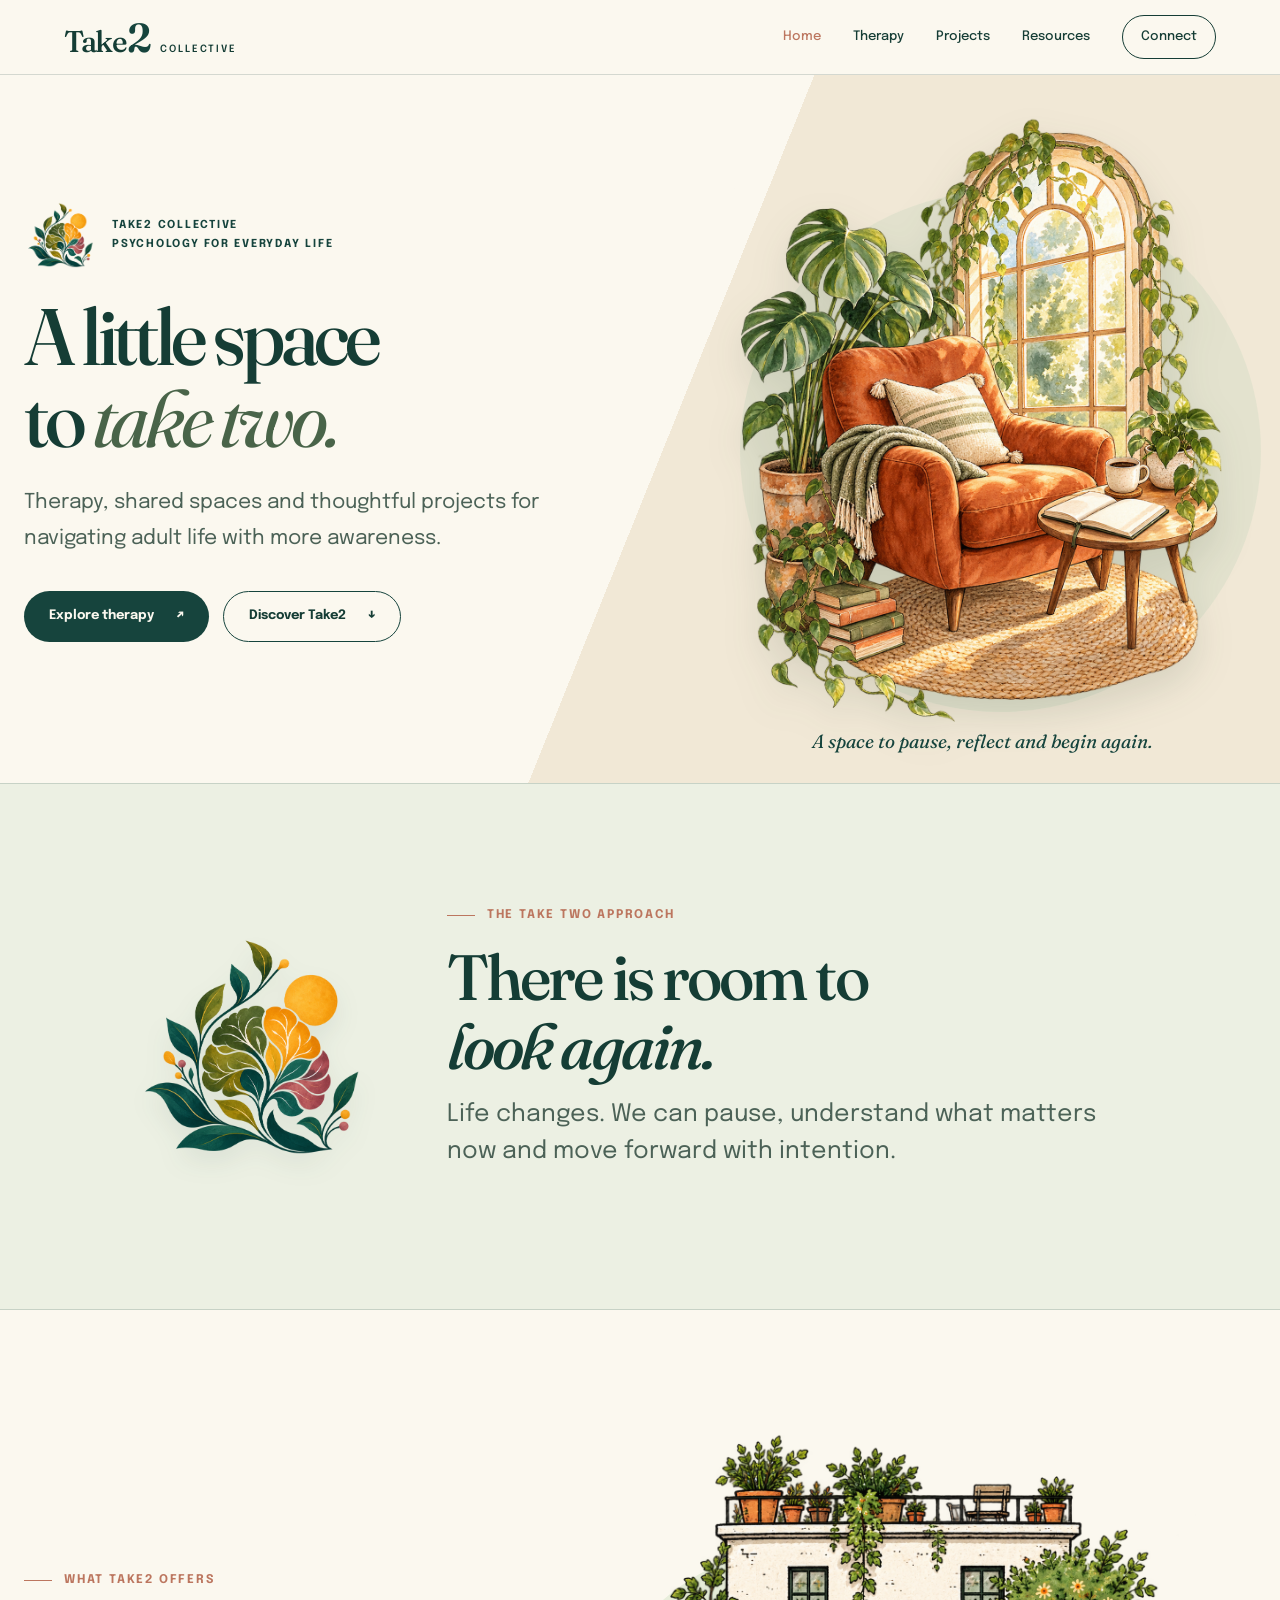
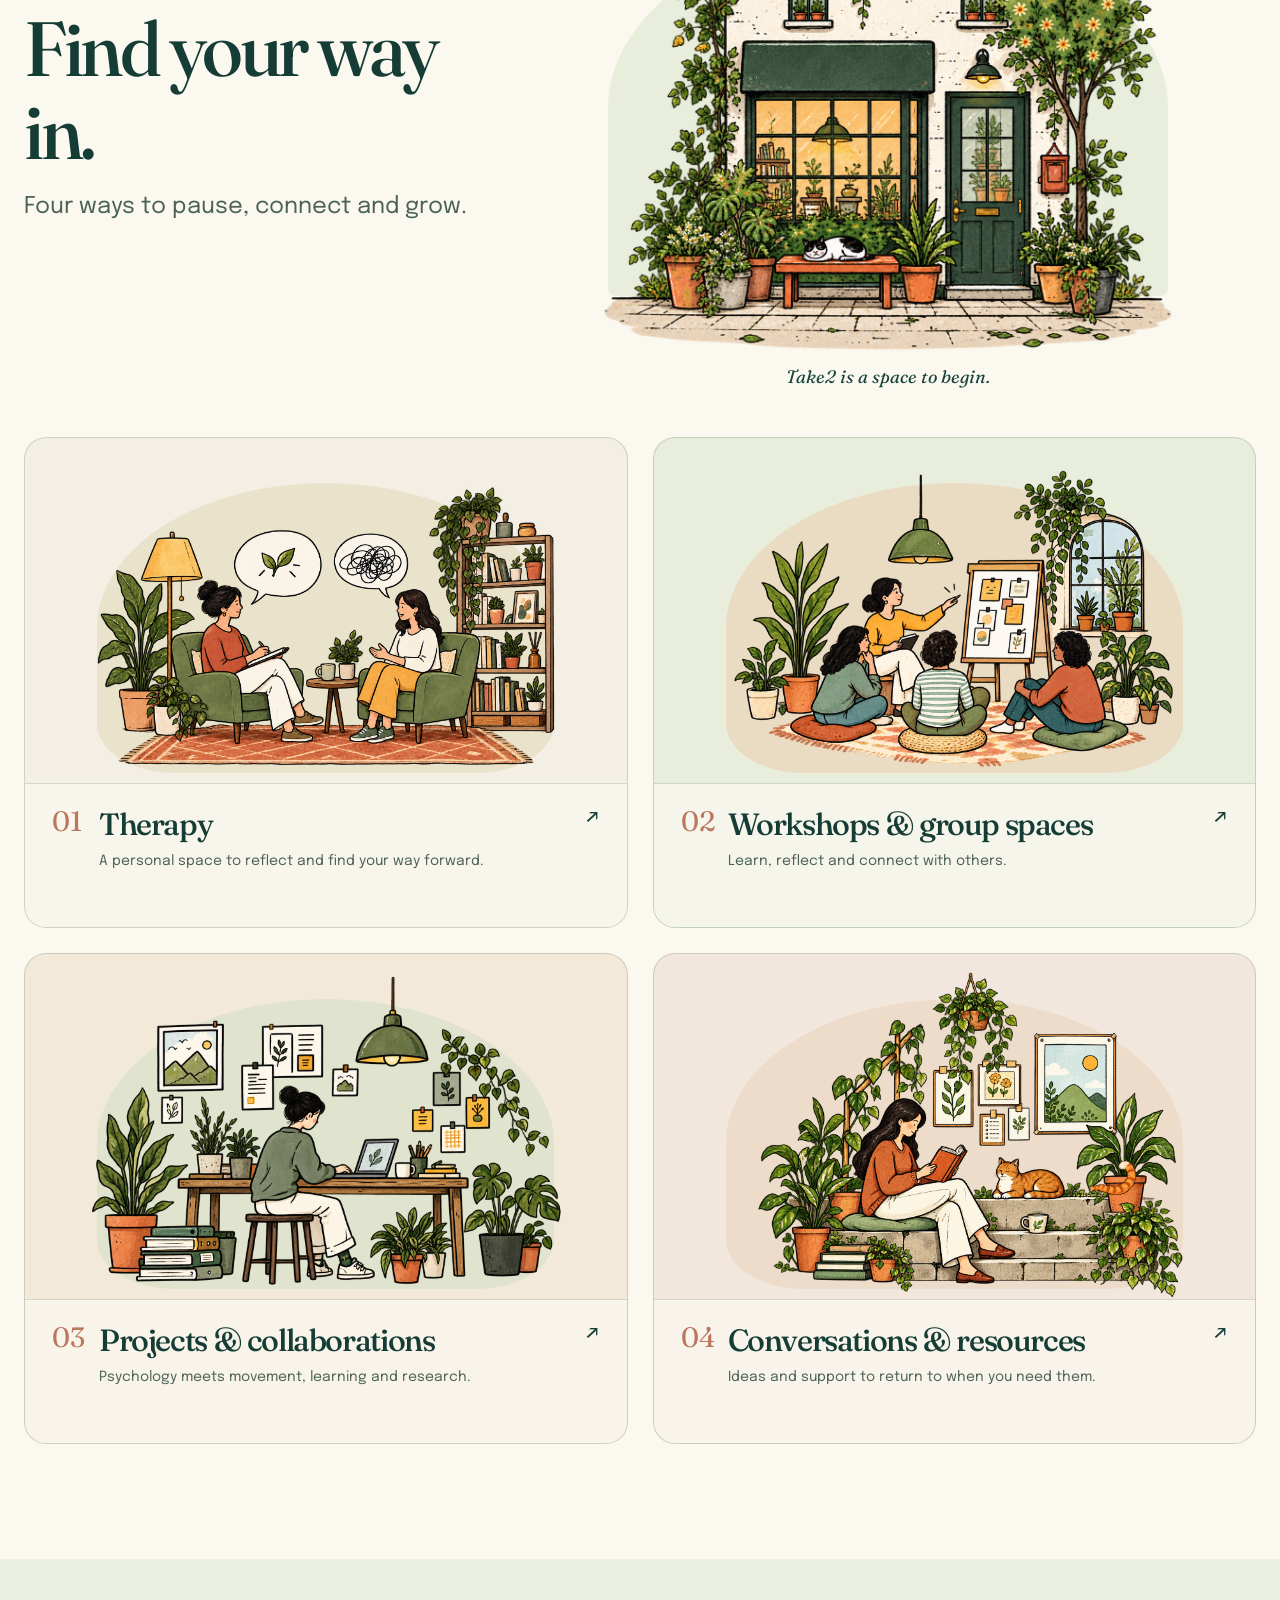
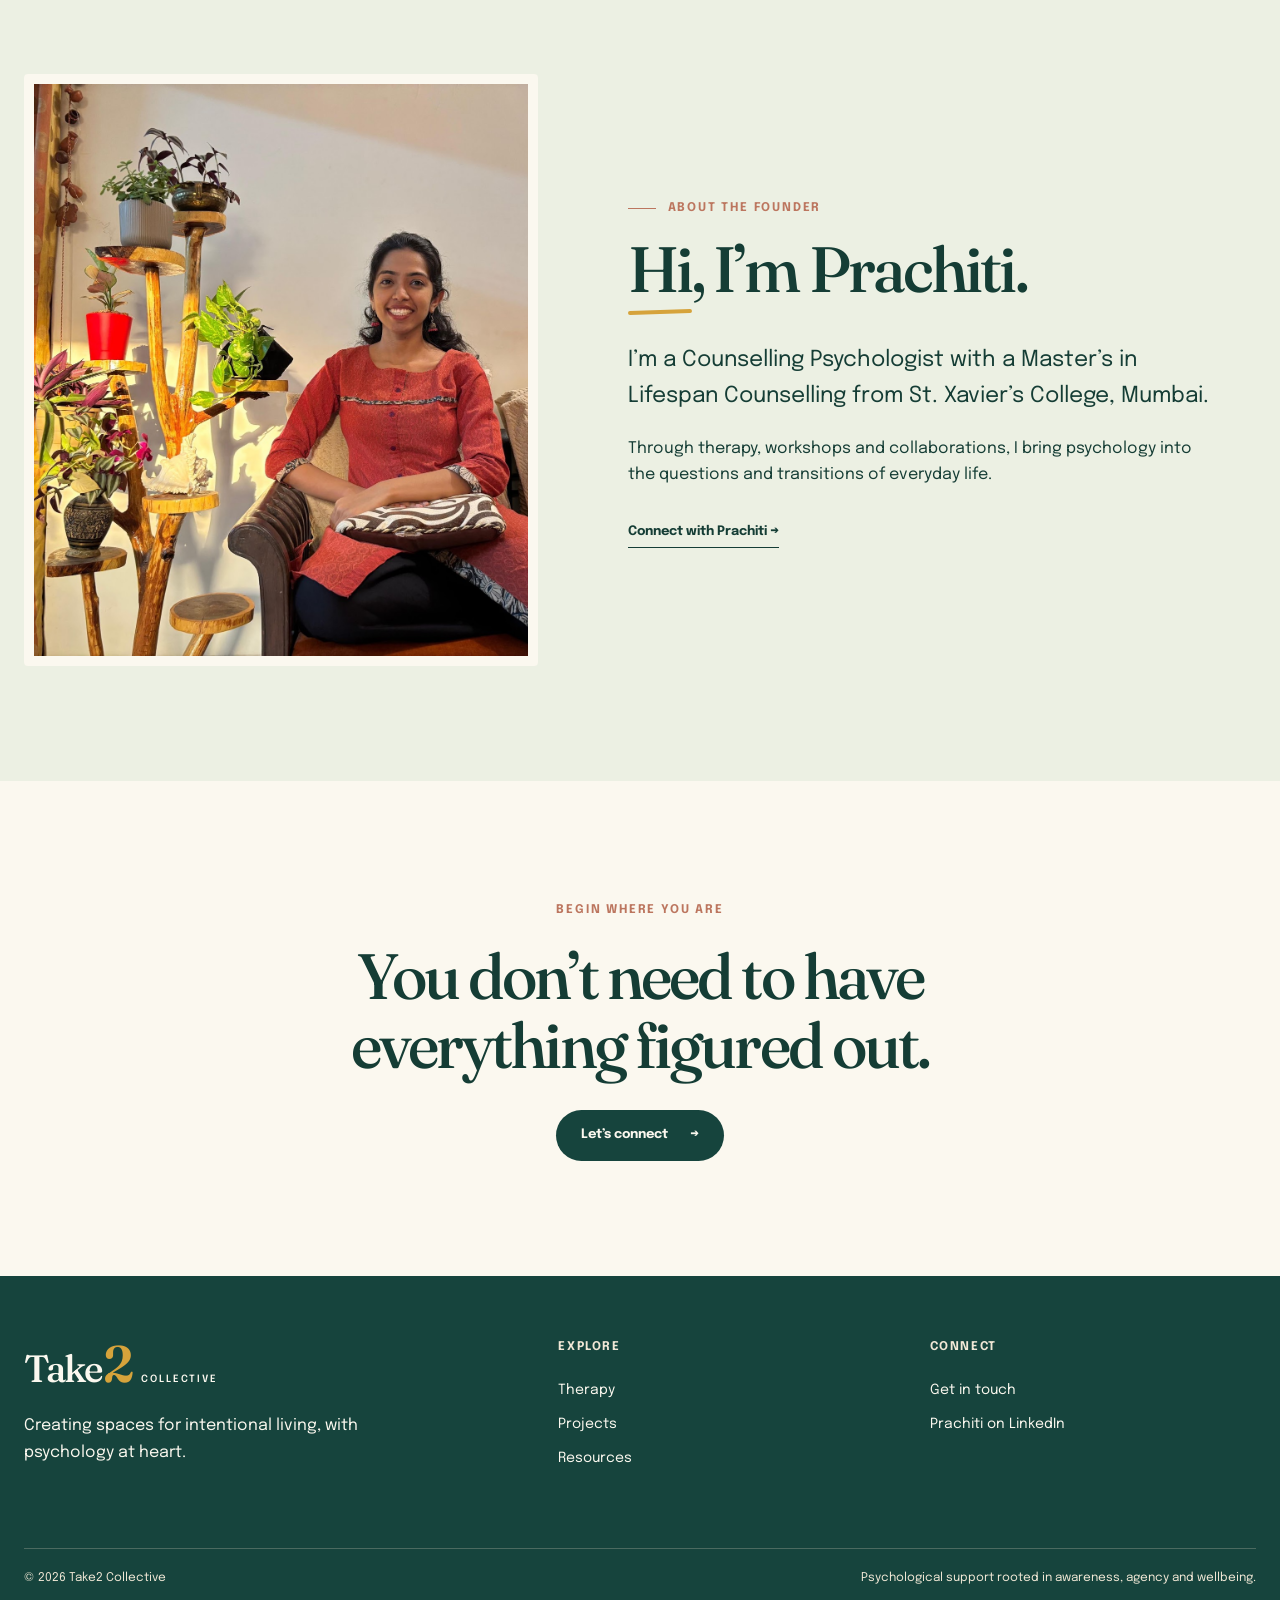
<file: index.html>
<!doctype html>
<html lang="en">
<head>
  <meta charset="utf-8">
  <meta name="viewport" content="width=device-width,initial-scale=1">
  <meta name="theme-color" content="#F8F5EB">
  <title>Take2 Collective — Spaces for intentional living</title>
  <meta name="description" content="Take2 Collective brings together therapy, group spaces, projects and ideas for navigating adult life with greater awareness and wellbeing.">
  <link rel="icon" type="image/svg+xml" href="data:image/svg+xml,%3Csvg xmlns='http://www.w3.org/2000/svg' viewBox='0 0 64 64'%3E%3Crect width='64' height='64' rx='17' fill='%231D443C'/%3E%3Cpath d='M13 42c8-13 16-21 25-22 8-1 13 3 13 9 0 8-9 13-21 16' fill='none' stroke='%23F8F5EB' stroke-width='6' stroke-linecap='round'/%3E%3Ccircle cx='45' cy='17' r='5' fill='%23D6A33B'/%3E%3C/svg%3E">
  <link rel="stylesheet" href="styles.css">
  <script src="therapy-motion.js" defer></script>
</head>
<body>
  <a class="skip" href="#main">Skip to content</a>
  <header class="site-header"><div class="header-inner">
    <a class="brand" href="index.html" aria-label="Take2 Collective home">Take<span class="brand-mark">2</span><span>Collective</span></a>
    <nav class="desktop-nav" aria-label="Main navigation"><a href="index.html" aria-current="page">Home</a><a href="therapy.html">Therapy</a><a href="projects.html">Projects</a><a href="resources.html">Resources</a><a class="nav-cta" href="connect.html">Connect</a></nav>
    <details class="mobile-nav"><summary>Menu</summary><nav aria-label="Mobile navigation"><a href="index.html" aria-current="page">Home</a><a href="therapy.html">Therapy</a><a href="projects.html">Projects</a><a href="resources.html">Resources</a><a href="connect.html">Connect</a></nav></details>
  </div></header>
  <main id="main">
    <section class="home-hero" aria-labelledby="hero-title"><div class="wrap home-hero-grid">
      <div class="home-hero-copy"><div class="hero-kicker"><img src="floral-mark.png" alt="" width="1306" height="1204"><span>TAKE2 COLLECTIVE<br>PSYCHOLOGY FOR EVERYDAY LIFE</span></div><h1 id="hero-title">A little space<br>to <em>take two.</em></h1><p>Therapy, shared spaces and thoughtful projects for navigating adult life with more awareness.</p><div class="button-row"><a class="button button-primary" href="therapy.html">Explore therapy <span aria-hidden="true">↗</span></a><a class="button button-outline" href="#offers-title">Discover Take2 <span aria-hidden="true">↓</span></a></div></div>
      <figure class="home-hero-art"><img src="reflection-nook.png" alt="An illustrated reading chair beside a sunlit window and leafy plants" width="1122" height="1402"><figcaption>A space to pause, reflect and begin again.</figcaption></figure>
    </div></section>
    <section class="section soft-section" aria-labelledby="about-title"><div class="wrap approach-visual">
      <img src="floral-mark.png" alt="" width="1306" height="1204" loading="lazy">
      <div><span class="eyebrow">The Take Two approach</span><h2 id="about-title">There is room to<br><em>look again.</em></h2><p>Life changes. We can pause, understand what matters now and move forward with intention.</p></div>
    </div></section>
    <section class="section illustrated-offers" aria-labelledby="offers-title"><div class="wrap">
      <div class="offers-top"><div class="offers-intro"><span class="eyebrow">What Take2 offers</span><h2 id="offers-title">Find your way in.</h2><p>Four ways to pause, connect and grow.</p></div><figure class="house-stage"><img class="house-building" src="take2-house.png" alt="Illustrated Take2 building surrounded by plants, with a cat resting outside" width="1374" height="1145" loading="lazy"><img class="falling-leaf leaf-one" src="falling-leaf.png" alt="" aria-hidden="true"><img class="falling-leaf leaf-two" src="falling-leaf.png" alt="" aria-hidden="true"><img class="falling-leaf leaf-three" src="falling-leaf.png" alt="" aria-hidden="true"><figcaption>Take2 is a space to begin.</figcaption></figure></div>
      <div class="offer-gallery">
        <a class="offer-story therapy-story" href="therapy.html"><div class="offer-visual"><div class="therapy-storyboard" data-therapy-animation role="img" aria-label="In a therapy conversation, tangled thoughts are shared and become new growth"><img class="therapy-static" src="therapy-illustration.png" alt="" width="1581" height="995" loading="lazy"><img class="therapy-base" src="therapy-conversation-base.png" alt="" width="1581" height="995" loading="lazy"><img class="therapy-thought therapy-tangle" src="therapy-thought-tangle.png" alt="" aria-hidden="true" loading="lazy"><img class="therapy-thought therapy-sprout therapist-sprout" src="therapy-thought-sprout.png" alt="" aria-hidden="true" loading="lazy"><img class="therapy-thought therapy-sprout client-sprout" src="therapy-thought-sprout.png" alt="" aria-hidden="true" loading="lazy"></div></div><div class="offer-story-copy"><span class="offer-index">01</span><div><h3>Therapy</h3><p>A personal space to reflect and find your way forward.</p></div><span class="story-arrow" aria-hidden="true">↗</span></div></a>
        <a class="offer-story workshop-story" href="connect.html"><div class="offer-visual"><img src="offer-workshops.png" alt="A small group learning together with a facilitator" width="1536" height="1024" loading="lazy"></div><div class="offer-story-copy"><span class="offer-index">02</span><div><h3>Workshops &amp; group spaces</h3><p>Learn, reflect and connect with others.</p></div><span class="story-arrow" aria-hidden="true">↗</span></div></a>
        <a class="offer-story projects-story" href="projects.html"><div class="offer-visual"><img src="offer-projects.png" alt="A person exploring ideas at a desk with notes and plants" width="1536" height="1024" loading="lazy"></div><div class="offer-story-copy"><span class="offer-index">03</span><div><h3>Projects &amp; collaborations</h3><p>Psychology meets movement, learning and research.</p></div><span class="story-arrow" aria-hidden="true">↗</span></div></a>
        <a class="offer-story resources-story" href="resources.html"><div class="offer-visual resources-visual"><img src="offer-resources.png" alt="A person reading beside plants and a resting cat" width="1535" height="1025" loading="lazy"><img class="cat-tail" src="cat-tail.png" alt="" aria-hidden="true"></div><div class="offer-story-copy"><span class="offer-index">04</span><div><h3>Conversations &amp; resources</h3><p>Ideas and support to return to when you need them.</p></div><span class="story-arrow" aria-hidden="true">↗</span></div></a>
      </div>
    </div></section>
    <section class="section founder-section" aria-labelledby="founder-title"><div class="wrap founder">
      <div class="founder-photo"><img src="prachiti.jpg" alt="Prachiti seated among plants" width="1280" height="1375" loading="lazy"></div>
      <div class="founder-copy"><span class="eyebrow">About the founder</span><h2 id="founder-title">Hi, I’m Prachiti.</h2><span class="gold-stroke" aria-hidden="true"></span><p class="lead">I’m a Counselling Psychologist with a Master’s in Lifespan Counselling from St. Xavier’s College, Mumbai.</p><p>Through therapy, workshops and collaborations, I bring psychology into the questions and transitions of everyday life.</p><a class="text-link" href="connect.html">Connect with Prachiti →</a></div>
    </div></section>
    <section class="section closing-section"><div class="wrap closing-inner"><span class="eyebrow">Begin where you are</span><h2>You don’t need to have everything figured out.</h2><a class="button button-primary" href="connect.html">Let’s connect <span aria-hidden="true">→</span></a></div></section>
  </main>
  <footer class="site-footer"><div class="wrap"><div class="footer-grid"><div><a class="brand" href="index.html">Take<span class="brand-mark">2</span><span>Collective</span></a><p>Creating spaces for intentional living, with psychology at heart.</p></div><div class="footer-links"><strong>Explore</strong><a href="therapy.html">Therapy</a><a href="projects.html">Projects</a><a href="resources.html">Resources</a></div><div class="footer-links"><strong>Connect</strong><a href="connect.html">Get in touch</a><a href="https://www.linkedin.com/in/prachitimhatre1503" target="_blank" rel="noopener noreferrer">Prachiti on LinkedIn</a></div></div><div class="footer-bottom"><span>© 2026 Take2 Collective</span><span>Psychological support rooted in awareness, agency and wellbeing.</span></div></div></footer>
</body>
</html>
</file>
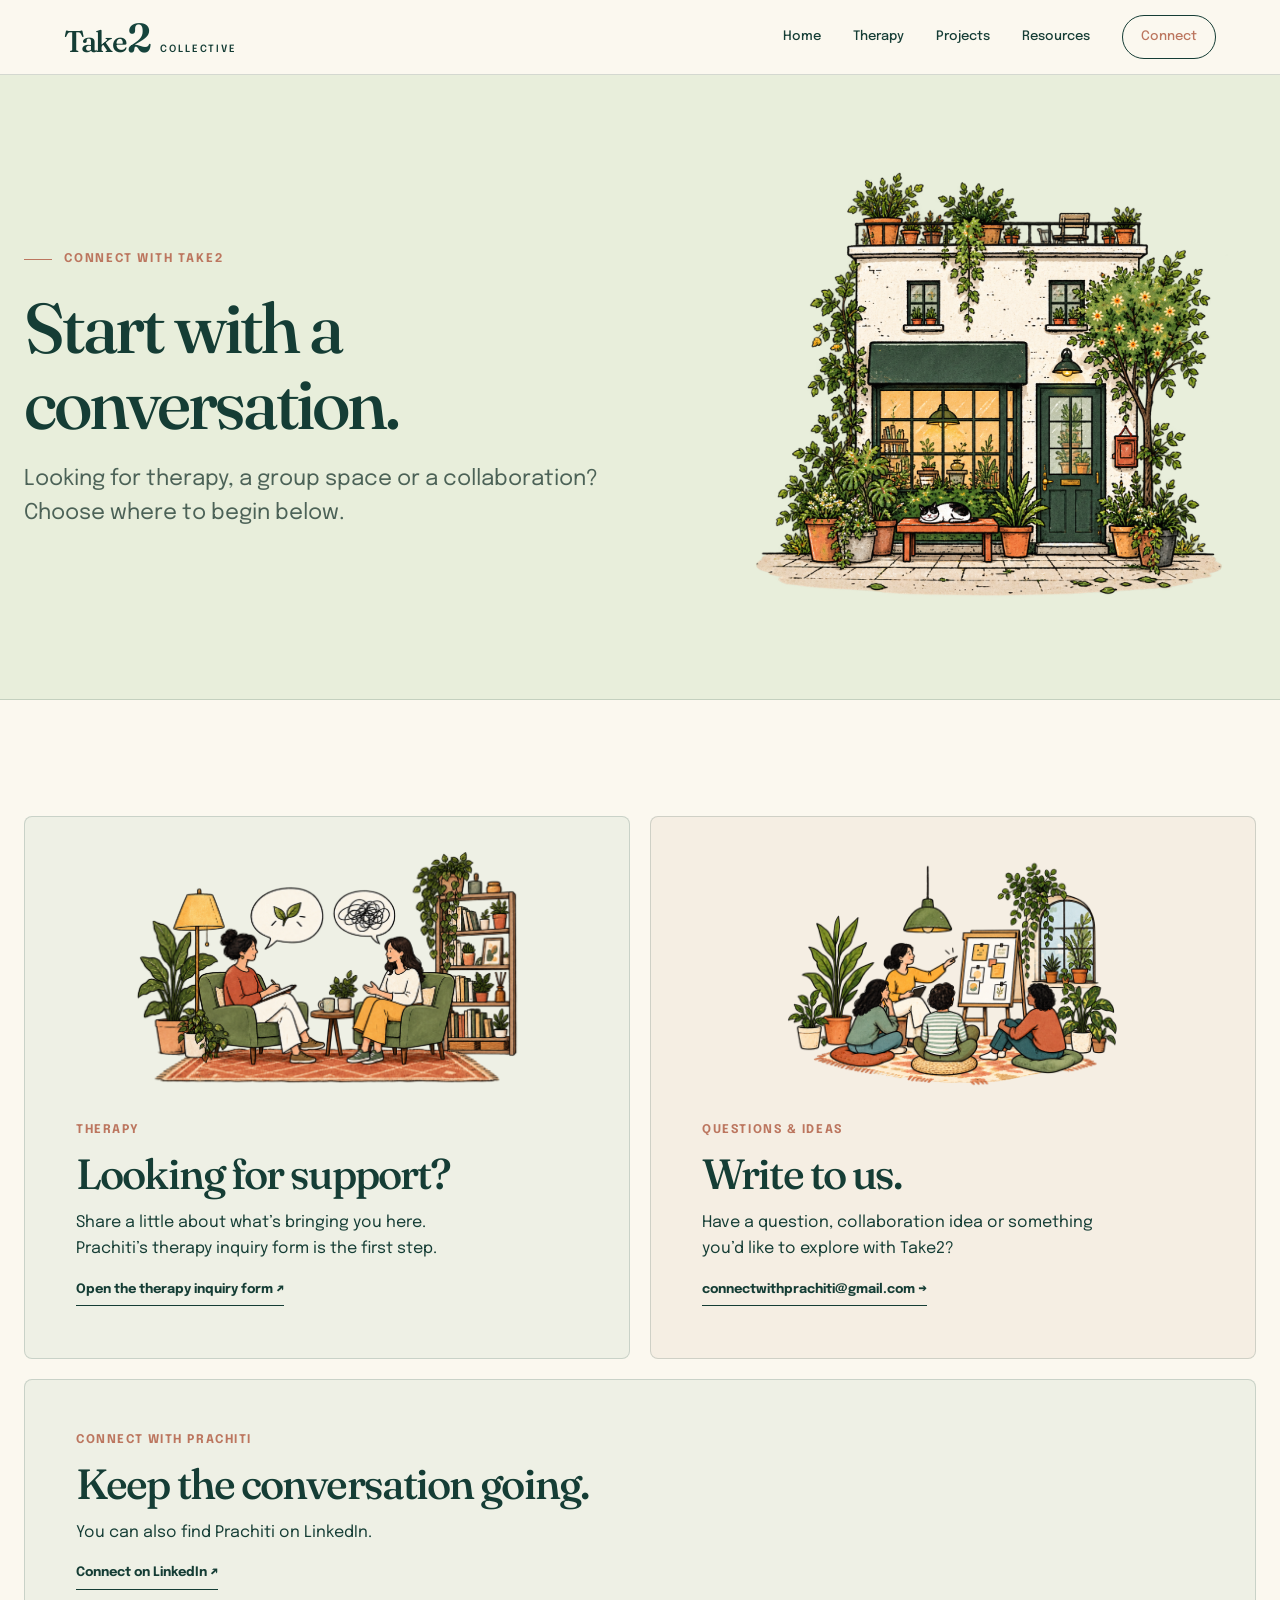
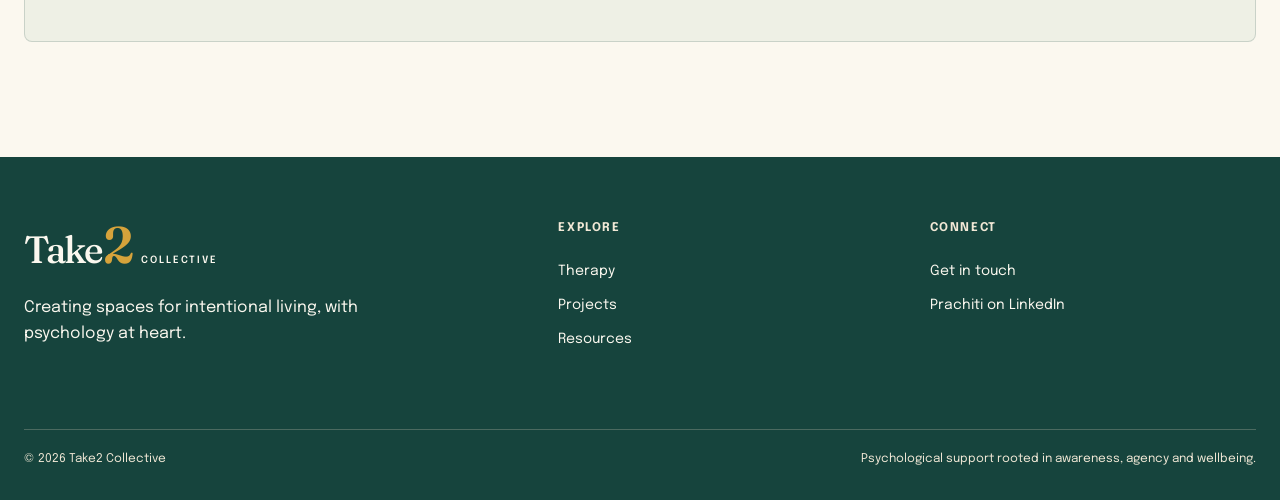
<file: connect.html>
<!doctype html><html lang="en"><head><meta charset="utf-8"><meta name="viewport" content="width=device-width,initial-scale=1"><meta name="theme-color" content="#606C38"><title>Connect — Take2 Collective</title><meta name="description" content="Begin a therapy inquiry, ask a question or explore a collaboration with Prachiti and Take2 Collective."><link rel="icon" type="image/svg+xml" href="data:image/svg+xml,%3Csvg xmlns='http://www.w3.org/2000/svg' viewBox='0 0 64 64'%3E%3Crect width='64' height='64' rx='17' fill='%23606C38'/%3E%3Cpath d='M13 42c8-13 16-21 25-22 8-1 13 3 13 9 0 8-9 13-21 16' fill='none' stroke='%23E8DCC7' stroke-width='6' stroke-linecap='round'/%3E%3Ccircle cx='45' cy='17' r='5' fill='%23C66B3D'/%3E%3C/svg%3E"><link rel="stylesheet" href="styles.css"></head><body><a class="skip" href="#main">Skip to content</a><header class="site-header"><div class="header-inner"><a class="brand" href="index.html" aria-label="Take2 Collective home">Take<span class="brand-mark">2</span><span>Collective</span></a><nav class="desktop-nav" aria-label="Main navigation"><a href="index.html">Home</a><a href="therapy.html">Therapy</a><a href="projects.html">Projects</a><a href="resources.html">Resources</a><a class="nav-cta" href="connect.html" aria-current="page">Connect</a></nav><details class="mobile-nav"><summary>Menu</summary><nav aria-label="Mobile navigation"><a href="index.html">Home</a><a href="therapy.html">Therapy</a><a href="projects.html">Projects</a><a href="resources.html">Resources</a><a href="connect.html" aria-current="page">Connect</a></nav></details></div></header><main id="main"><section class="page-hero moss connect-hero"><div class="wrap connect-hero-grid"><div><span class="eyebrow">Connect with Take2</span><h1>Start with a conversation.</h1><p class="lead">Looking for therapy, a group space or a collaboration? Choose where to begin below.</p></div><figure><img src="take2-house.png" alt="Illustrated Take2 space, surrounded by plants" width="1374" height="1145"></figure></div></section><section class="section"><div class="wrap contact-grid"><article class="contact-card"><img class="contact-art" src="therapy-illustration.png" alt="Two people in a therapy conversation" width="1581" height="995" loading="lazy"><span class="small-label">Therapy</span><h2>Looking for support?</h2><p>Share a little about what’s bringing you here. Prachiti’s therapy inquiry form is the first step.</p><a class="text-link" href="https://forms.gle/K35eiPrayfF6hj1S9" target="_blank" rel="noopener noreferrer">Open the therapy inquiry form ↗</a></article><article class="contact-card"><img class="contact-art" src="offer-workshops.png" alt="People sharing ideas in a group" width="1536" height="1024" loading="lazy"><span class="small-label">Questions &amp; ideas</span><h2>Write to us.</h2><p>Have a question, collaboration idea or something you’d like to explore with Take2?</p><a class="text-link" href="mailto:connectwithprachiti@gmail.com">connectwithprachiti@gmail.com →</a></article><article class="contact-card wide"><span class="small-label">Connect with Prachiti</span><h2>Keep the conversation going.</h2><p>You can also find Prachiti on LinkedIn.</p><a class="text-link" href="https://www.linkedin.com/in/prachitimhatre1503" target="_blank" rel="noopener noreferrer">Connect on LinkedIn ↗</a></article></div></section></main><footer class="site-footer"><div class="wrap"><div class="footer-grid"><div><a class="brand" href="index.html">Take<span class="brand-mark">2</span><span>Collective</span></a><p>Creating spaces for intentional living, with psychology at heart.</p></div><div class="footer-links"><strong>Explore</strong><a href="therapy.html">Therapy</a><a href="projects.html">Projects</a><a href="resources.html">Resources</a></div><div class="footer-links"><strong>Connect</strong><a href="connect.html">Get in touch</a><a href="https://www.linkedin.com/in/prachitimhatre1503" target="_blank" rel="noopener noreferrer">Prachiti on LinkedIn</a></div></div><div class="footer-bottom"><span>© 2026 Take2 Collective</span><span>Psychological support rooted in awareness, agency and wellbeing.</span></div></div></footer></body></html>
</file>
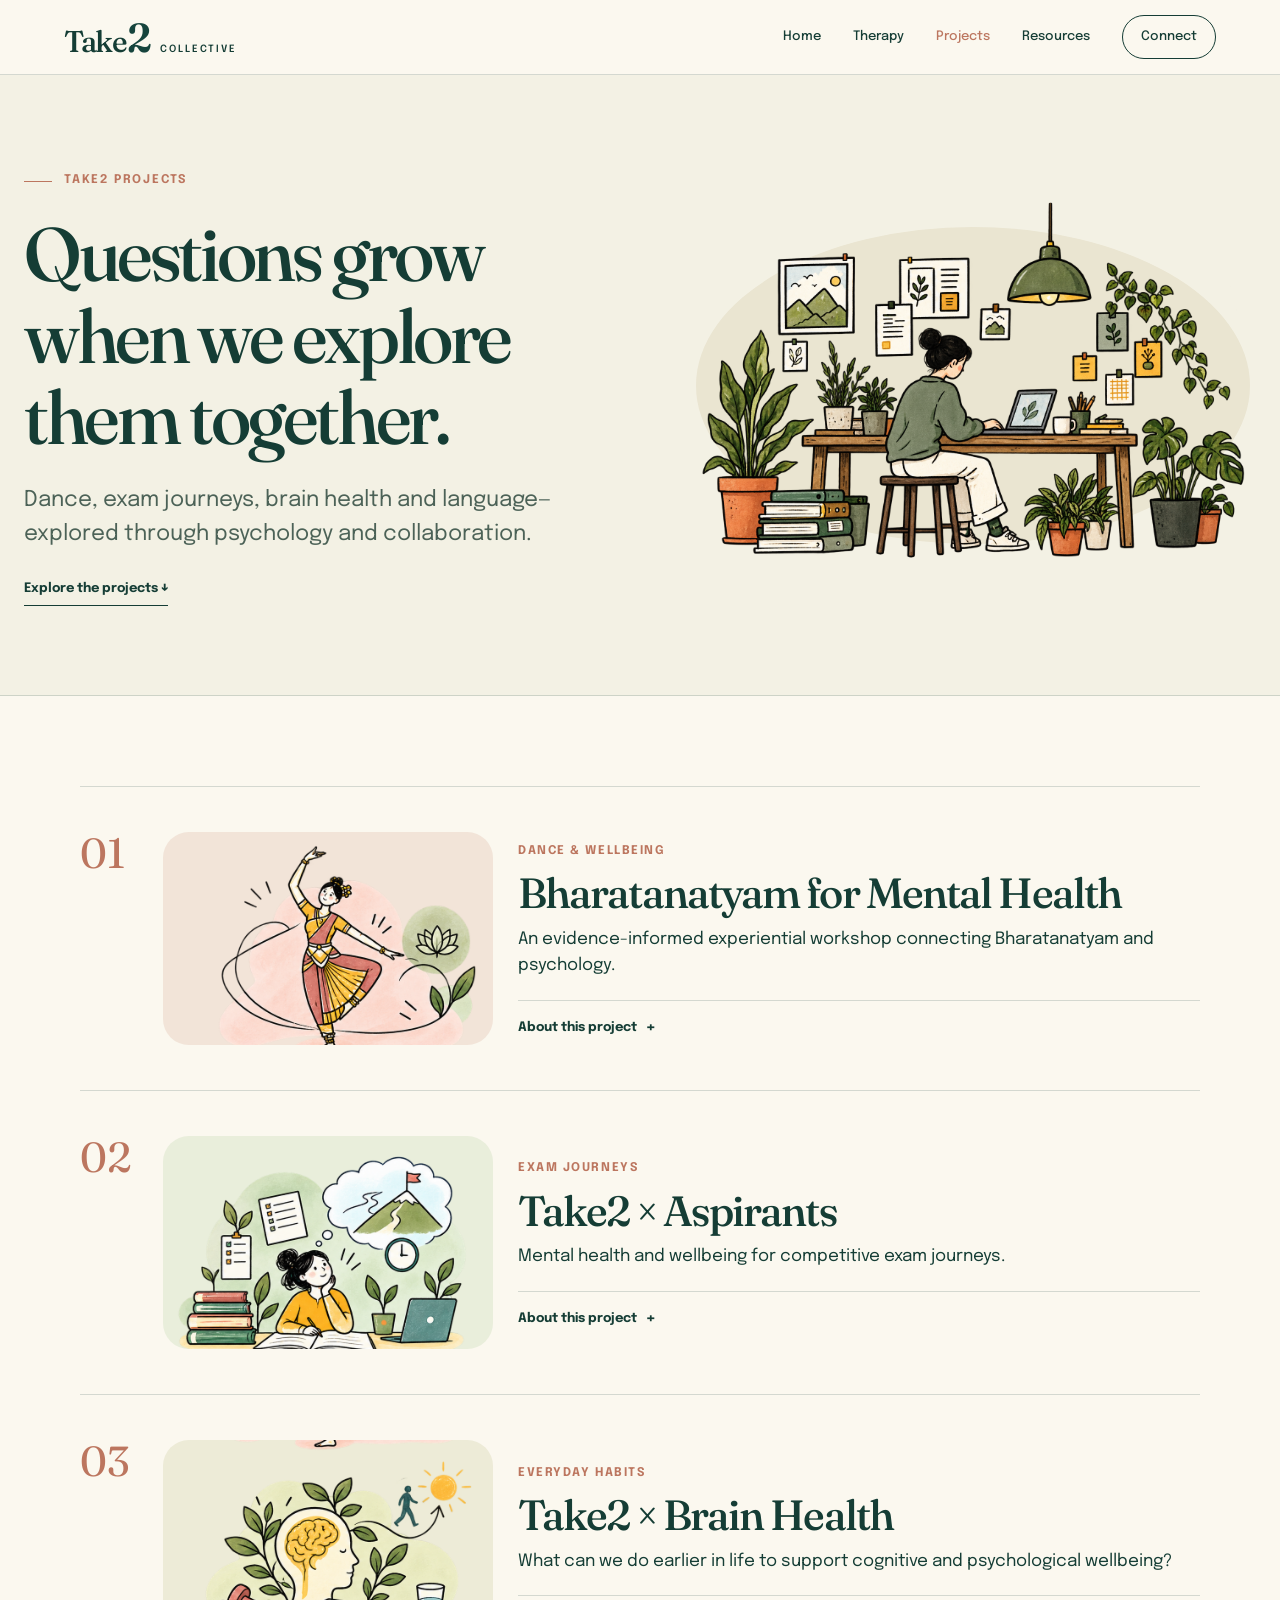
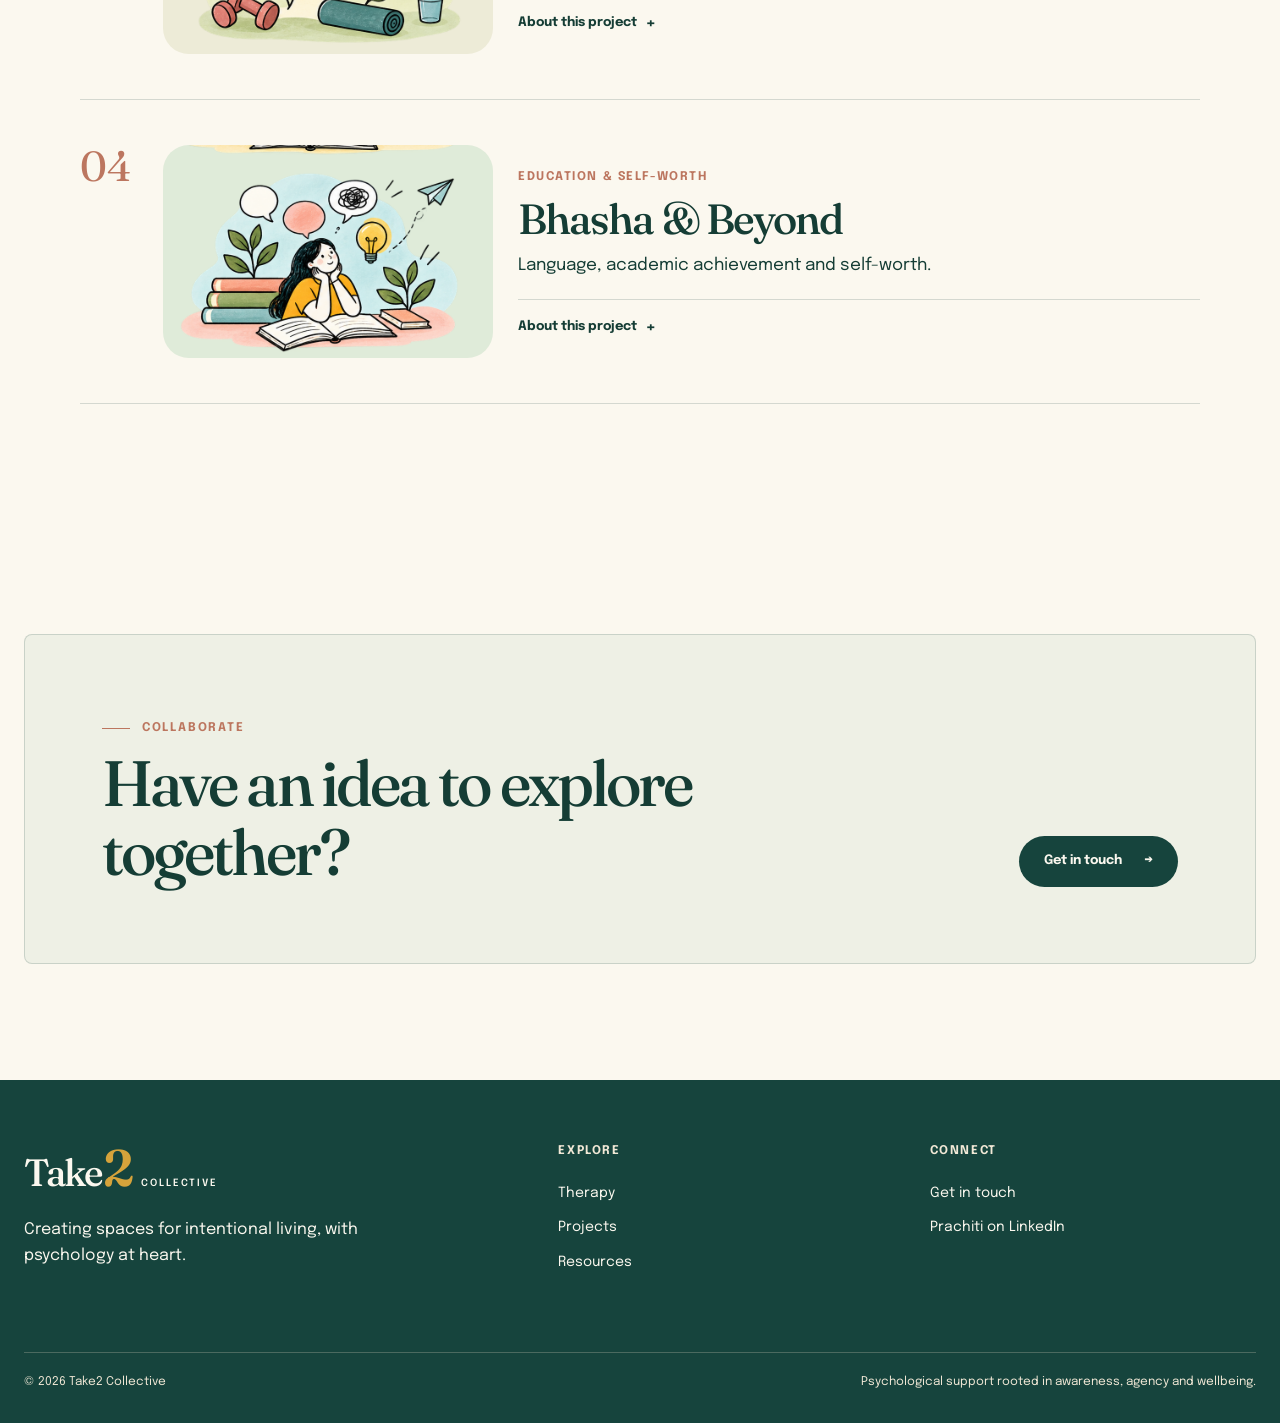
<file: projects.html>
<!doctype html><html lang="en"><head><meta charset="utf-8"><meta name="viewport" content="width=device-width,initial-scale=1"><meta name="theme-color" content="#B08B6E"><title>Projects — Take2 Collective</title><meta name="description" content="Explore Take2 Collective projects connecting psychology with dance, exam preparation, brain health and education."><link rel="icon" type="image/svg+xml" href="data:image/svg+xml,%3Csvg xmlns='http://www.w3.org/2000/svg' viewBox='0 0 64 64'%3E%3Crect width='64' height='64' rx='17' fill='%23606C38'/%3E%3Cpath d='M13 42c8-13 16-21 25-22 8-1 13 3 13 9 0 8-9 13-21 16' fill='none' stroke='%23E8DCC7' stroke-width='6' stroke-linecap='round'/%3E%3Ccircle cx='45' cy='17' r='5' fill='%23C66B3D'/%3E%3C/svg%3E"><link rel="stylesheet" href="styles.css"></head><body><a class="skip" href="#main">Skip to content</a><header class="site-header"><div class="header-inner"><a class="brand" href="index.html" aria-label="Take2 Collective home">Take<span class="brand-mark">2</span><span>Collective</span></a><nav class="desktop-nav" aria-label="Main navigation"><a href="index.html">Home</a><a href="therapy.html">Therapy</a><a href="projects.html" aria-current="page">Projects</a><a href="resources.html">Resources</a><a class="nav-cta" href="connect.html">Connect</a></nav><details class="mobile-nav"><summary>Menu</summary><nav aria-label="Mobile navigation"><a href="index.html">Home</a><a href="therapy.html">Therapy</a><a href="projects.html" aria-current="page">Projects</a><a href="resources.html">Resources</a><a href="connect.html">Connect</a></nav></details></div></header><main id="main"><section class="page-hero projects-hero"><div class="wrap projects-hero-grid"><div class="projects-hero-copy"><span class="eyebrow">Take2 Projects</span><h1>Questions grow when we explore them together.</h1><p class="lead">Dance, exam journeys, brain health and language—explored through psychology and collaboration.</p><a class="text-link" href="#project-list">Explore the projects ↓</a></div><figure class="projects-art"><img src="offer-projects.png" alt="A person developing ideas at a desk filled with books and plants" width="1536" height="1024"></figure></div></section><section class="section project-list" id="project-list"><div class="wrap"><article class="project-card"><div class="project-num">01</div><div class="project-thumb thumb-1" role="img" aria-label="Classical dancer in motion"></div><div class="project-summary"><span class="small-label">Dance &amp; wellbeing</span><h2>Bharatanatyam for Mental Health</h2><p class="lead">An evidence-informed experiential workshop connecting Bharatanatyam and psychology.</p><details class="project-more"><summary>About this project</summary><p>Young dancers explore strengths developed through movement, rhythm, expression and performance, and how to carry them into everyday life. Participants experience, reflect, discuss and discover, moving from lived experience to psychological science and everyday application.</p><p class="note">This is a preventive mental health and wellbeing programme. It is not dance therapy or a replacement for mental healthcare.</p></details></div></article><article class="project-card"><div class="project-num">02</div><div class="project-thumb thumb-2" role="img" aria-label="Student studying for competitive exams"></div><div class="project-summary"><span class="small-label">Exam journeys</span><h2>Take2 × Aspirants</h2><p class="lead">Mental health and wellbeing for competitive exam journeys.</p><details class="project-more"><summary>About this project</summary><p>Preparation can affect much more than performance. Through workshops, group spaces and conversations, this project supports sustainable routines, efficiency and wellbeing while making room for burnout, anxiety, lowered self-esteem and the emotional toll of long-term preparation.</p><p>It also explores identity, relationships, comparison, uncertainty and adult life alongside preparation.</p></details></div></article><article class="project-card"><div class="project-num">03</div><div class="project-thumb thumb-3" role="img" aria-label="Illustration of brain health, plants and movement"></div><div class="project-summary"><span class="small-label">Everyday habits</span><h2>Take2 × Brain Health</h2><p class="lead">What can we do earlier in life to support cognitive and psychological wellbeing?</p><details class="project-more"><summary>About this project</summary><p>Focused on adults aged 45–60, this project brings a psychologist and neurophysiotherapist together in workshops and group spaces to explore stress, movement, cognitive wellbeing and everyday practices that support brain health.</p></details></div></article><article class="project-card"><div class="project-num">04</div><div class="project-thumb thumb-4" role="img" aria-label="Student exploring language and learning"></div><div class="project-summary"><span class="small-label">Education &amp; self-worth</span><h2>Bhasha &amp; Beyond</h2><p class="lead">Language, academic achievement and self-worth.</p><details class="project-more"><summary>About this project</summary><p>An awareness and psychoeducation programme for 14–18-year-olds. It explores how language and academic performance can shape confidence, especially when a student’s mother tongue differs from the language of instruction. Language is a medium for learning, not a measure of ability or intelligence.</p></details></div></article></div></section><section class="section"><div class="wrap callout"><div><span class="eyebrow">Collaborate</span><h2>Have an idea to explore together?</h2></div><a class="button" href="connect.html">Get in touch <span aria-hidden="true">→</span></a></div></section></main><footer class="site-footer"><div class="wrap"><div class="footer-grid"><div><a class="brand" href="index.html">Take<span class="brand-mark">2</span><span>Collective</span></a><p>Creating spaces for intentional living, with psychology at heart.</p></div><div class="footer-links"><strong>Explore</strong><a href="therapy.html">Therapy</a><a href="projects.html">Projects</a><a href="resources.html">Resources</a></div><div class="footer-links"><strong>Connect</strong><a href="connect.html">Get in touch</a><a href="https://www.linkedin.com/in/prachitimhatre1503" target="_blank" rel="noopener noreferrer">Prachiti on LinkedIn</a></div></div><div class="footer-bottom"><span>© 2026 Take2 Collective</span><span>Psychological support rooted in awareness, agency and wellbeing.</span></div></div></footer></body></html>
</file>
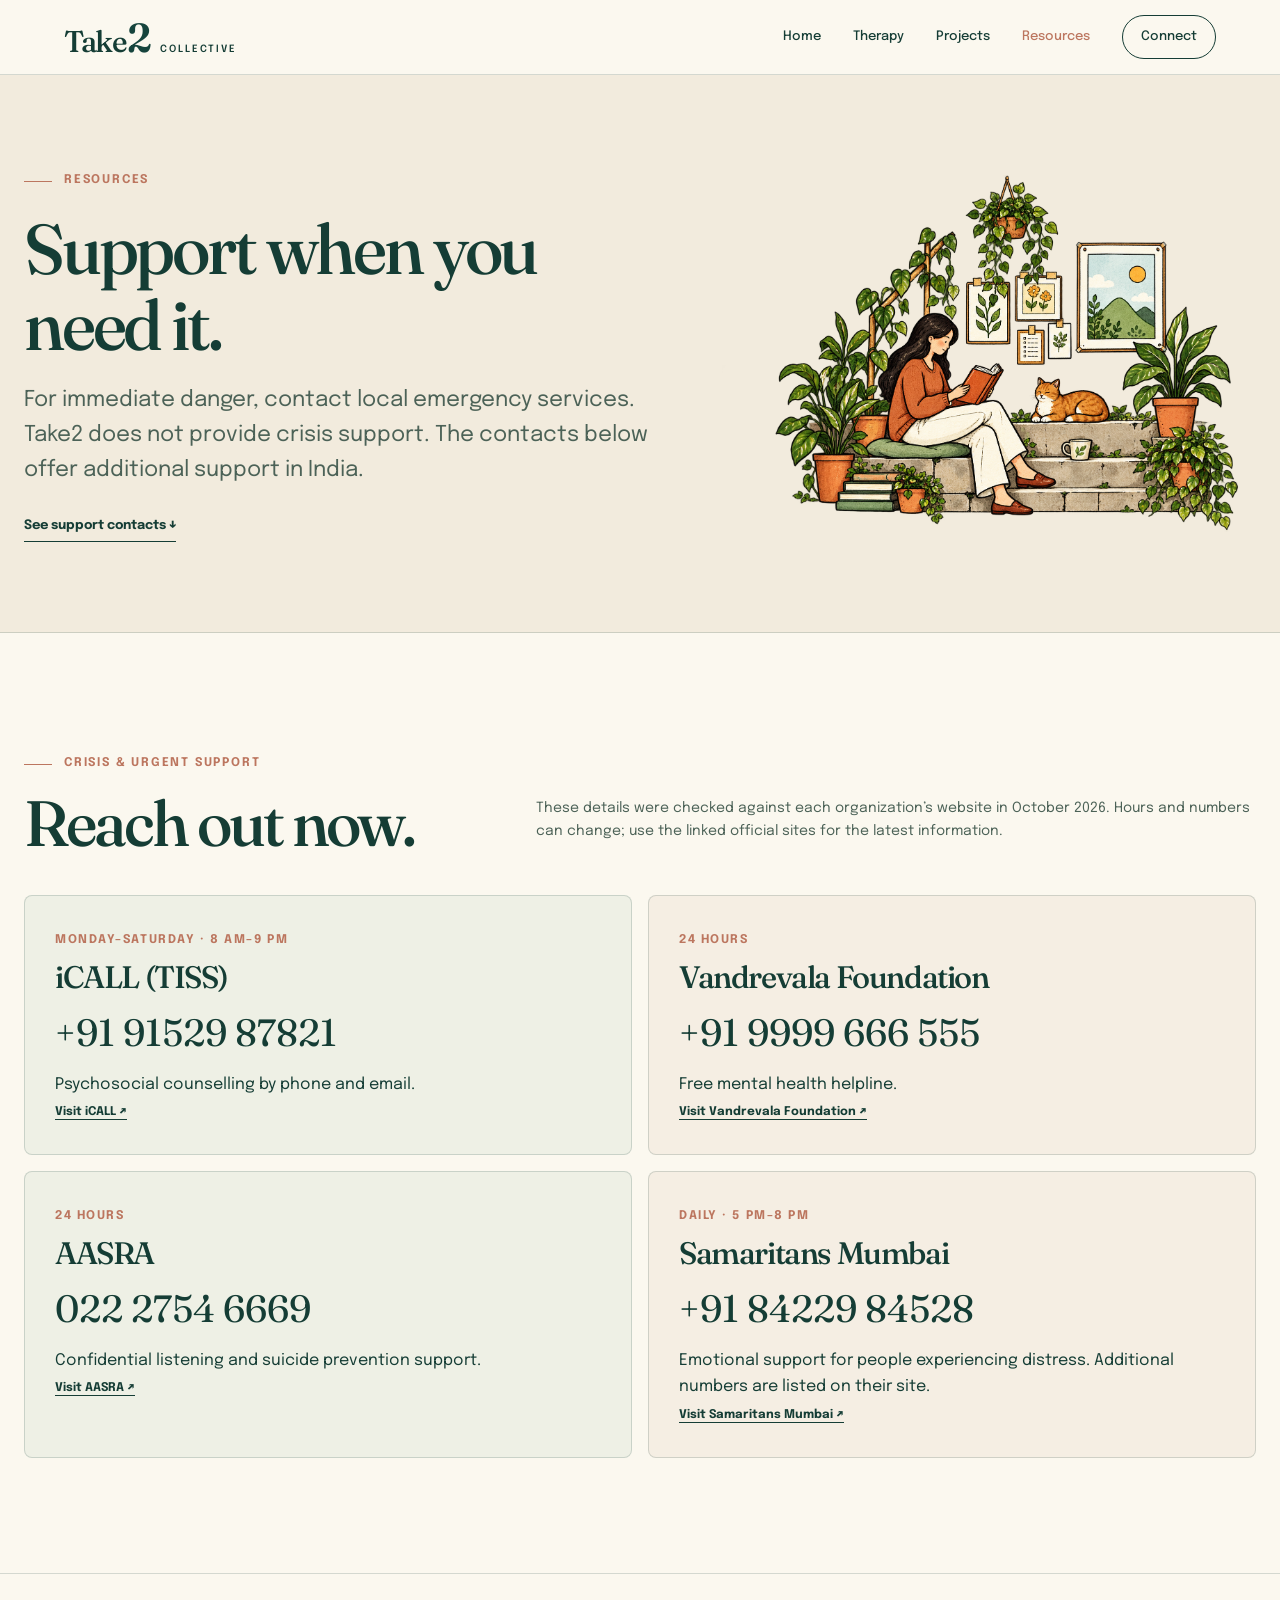
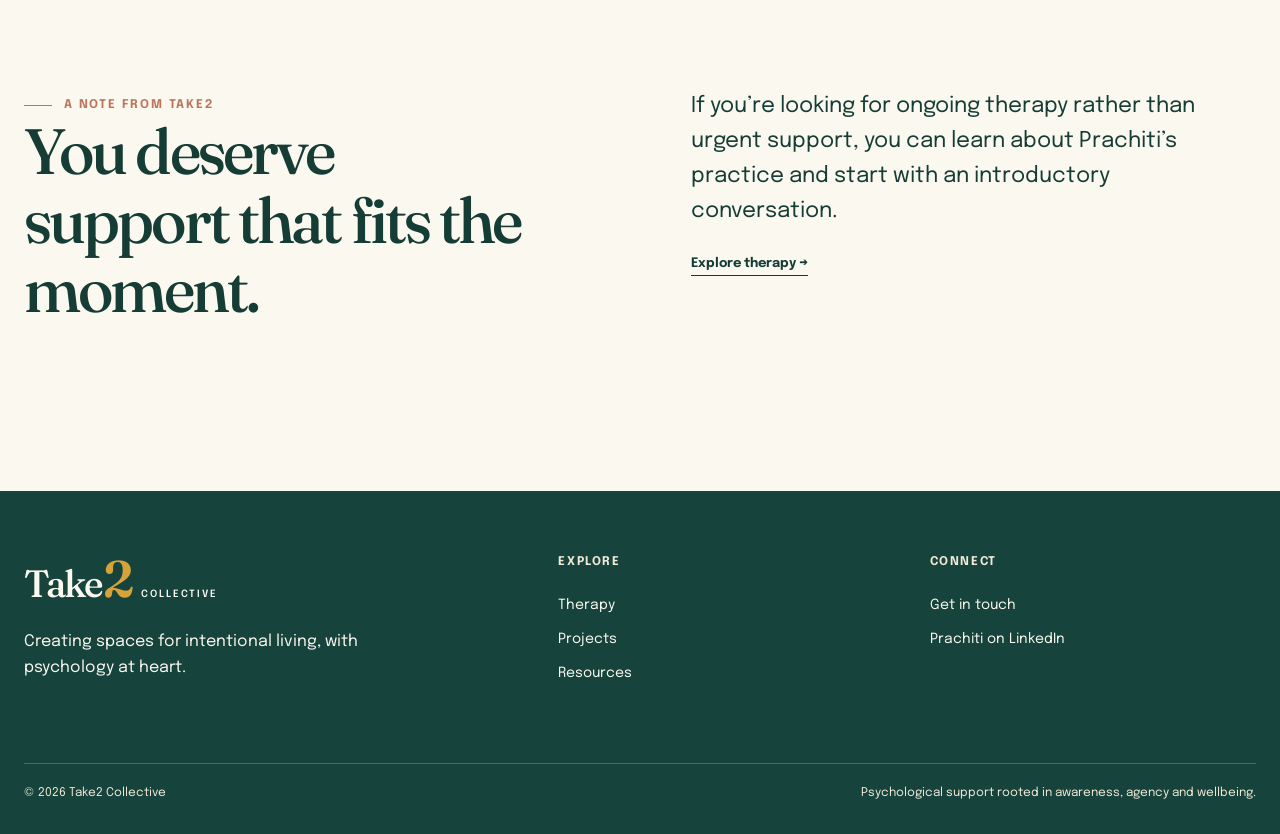
<file: resources.html>
<!doctype html><html lang="en"><head><meta charset="utf-8"><meta name="viewport" content="width=device-width,initial-scale=1"><meta name="theme-color" content="#D4B895"><title>Resources — Take2 Collective</title><meta name="description" content="Find crisis and emergency mental health support resources in India. Take2 Collective does not provide emergency support."><link rel="icon" type="image/svg+xml" href="data:image/svg+xml,%3Csvg xmlns='http://www.w3.org/2000/svg' viewBox='0 0 64 64'%3E%3Crect width='64' height='64' rx='17' fill='%23606C38'/%3E%3Cpath d='M13 42c8-13 16-21 25-22 8-1 13 3 13 9 0 8-9 13-21 16' fill='none' stroke='%23E8DCC7' stroke-width='6' stroke-linecap='round'/%3E%3Ccircle cx='45' cy='17' r='5' fill='%23C66B3D'/%3E%3C/svg%3E"><link rel="stylesheet" href="styles.css"></head><body><a class="skip" href="#main">Skip to content</a><header class="site-header"><div class="header-inner"><a class="brand" href="index.html" aria-label="Take2 Collective home">Take<span class="brand-mark">2</span><span>Collective</span></a><nav class="desktop-nav" aria-label="Main navigation"><a href="index.html">Home</a><a href="therapy.html">Therapy</a><a href="projects.html">Projects</a><a href="resources.html" aria-current="page">Resources</a><a class="nav-cta" href="connect.html">Connect</a></nav><details class="mobile-nav"><summary>Menu</summary><nav aria-label="Mobile navigation"><a href="index.html">Home</a><a href="therapy.html">Therapy</a><a href="projects.html">Projects</a><a href="resources.html" aria-current="page">Resources</a><a href="connect.html">Connect</a></nav></details></div></header><main id="main"><section class="page-hero oat resources-hero"><div class="wrap resources-hero-grid"><div><span class="eyebrow">Resources</span><h1>Support when you need it.</h1><p class="lead">For immediate danger, contact local emergency services. Take2 does not provide crisis support. The contacts below offer additional support in India.</p><a class="text-link" href="#urgent-support">See support contacts ↓</a></div><figure><img src="offer-resources.png" alt="A person reading quietly beside a resting cat and plants" width="1535" height="1025"></figure></div></section><section class="section" id="urgent-support"><div class="wrap"><div class="section-head"><div><span class="eyebrow">Crisis &amp; urgent support</span><h2>Reach out now.</h2></div><p class="resource-note">These details were checked against each organization’s website in October 2026. Hours and numbers can change; use the linked official sites for the latest information.</p></div><div class="resource-grid"><article class="resource-card"><span class="small-label">Monday–Saturday · 8 am–9 pm</span><h3>iCALL (TISS)</h3><a class="phone" href="tel:+919152987821">+91 91529 87821</a><p>Psychosocial counselling by phone and email.</p><a class="source" href="https://icallhelpline.org/" target="_blank" rel="noopener noreferrer">Visit iCALL ↗</a></article><article class="resource-card"><span class="small-label">24 hours</span><h3>Vandrevala Foundation</h3><a class="phone" href="tel:+919999666555">+91 9999 666 555</a><p>Free mental health helpline.</p><a class="source" href="https://www.vandrevalafoundation.com/paid-counseling/contact-us" target="_blank" rel="noopener noreferrer">Visit Vandrevala Foundation ↗</a></article><article class="resource-card"><span class="small-label">24 hours</span><h3>AASRA</h3><a class="phone" href="tel:+912227546669">022 2754 6669</a><p>Confidential listening and suicide prevention support.</p><a class="source" href="https://www.aasra.info/helpline.html" target="_blank" rel="noopener noreferrer">Visit AASRA ↗</a></article><article class="resource-card"><span class="small-label">Daily · 5 pm–8 pm</span><h3>Samaritans Mumbai</h3><a class="phone" href="tel:+918422984528">+91 84229 84528</a><p>Emotional support for people experiencing distress. Additional numbers are listed on their site.</p><a class="source" href="https://www.samaritansmumbai.com/" target="_blank" rel="noopener noreferrer">Visit Samaritans Mumbai ↗</a></article></div></div></section><section class="section rule-top"><div class="wrap split"><div><span class="eyebrow">A note from Take2</span><h2>You deserve support that fits the moment.</h2></div><div><p class="lead">If you’re looking for ongoing therapy rather than urgent support, you can learn about Prachiti’s practice and start with an introductory conversation.</p><a class="text-link" href="therapy.html">Explore therapy →</a></div></div></section></main><footer class="site-footer"><div class="wrap"><div class="footer-grid"><div><a class="brand" href="index.html">Take<span class="brand-mark">2</span><span>Collective</span></a><p>Creating spaces for intentional living, with psychology at heart.</p></div><div class="footer-links"><strong>Explore</strong><a href="therapy.html">Therapy</a><a href="projects.html">Projects</a><a href="resources.html">Resources</a></div><div class="footer-links"><strong>Connect</strong><a href="connect.html">Get in touch</a><a href="https://www.linkedin.com/in/prachitimhatre1503" target="_blank" rel="noopener noreferrer">Prachiti on LinkedIn</a></div></div><div class="footer-bottom"><span>© 2026 Take2 Collective</span><span>Psychological support rooted in awareness, agency and wellbeing.</span></div></div></footer></body></html>
</file>
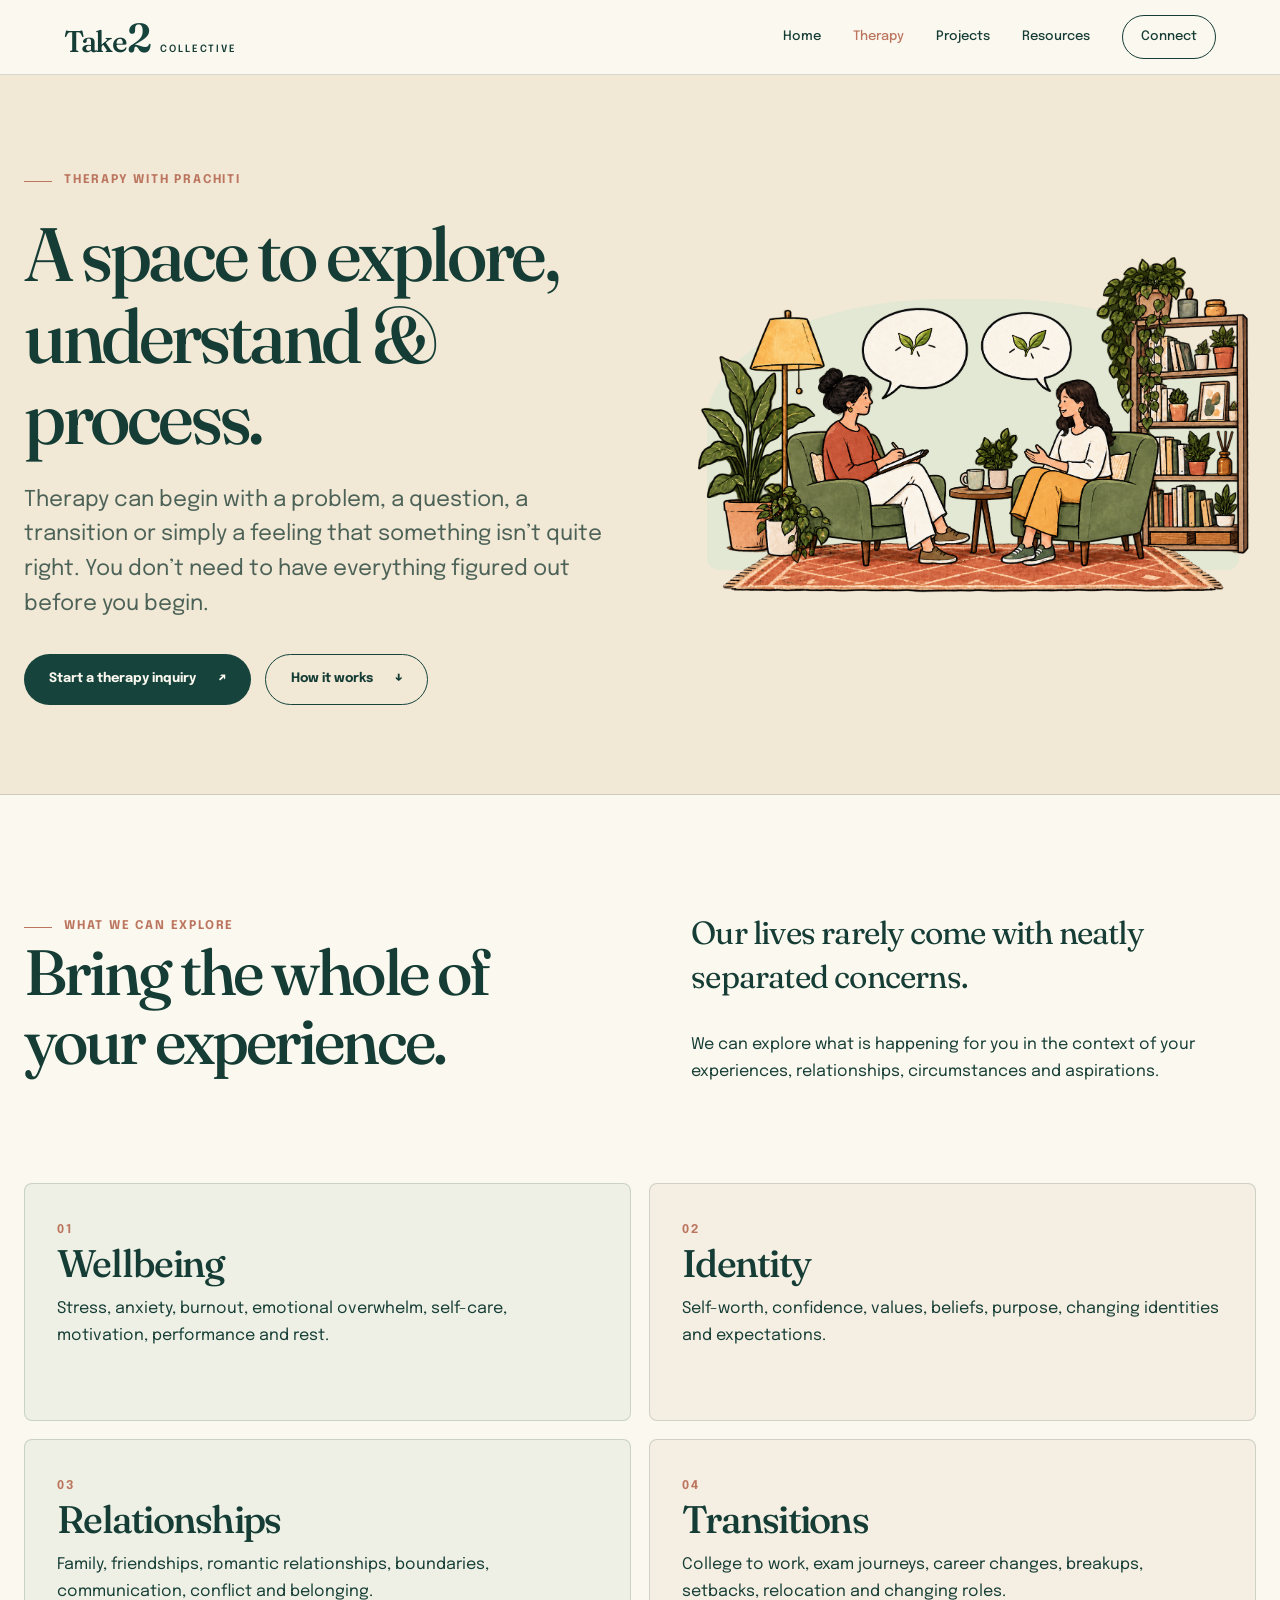
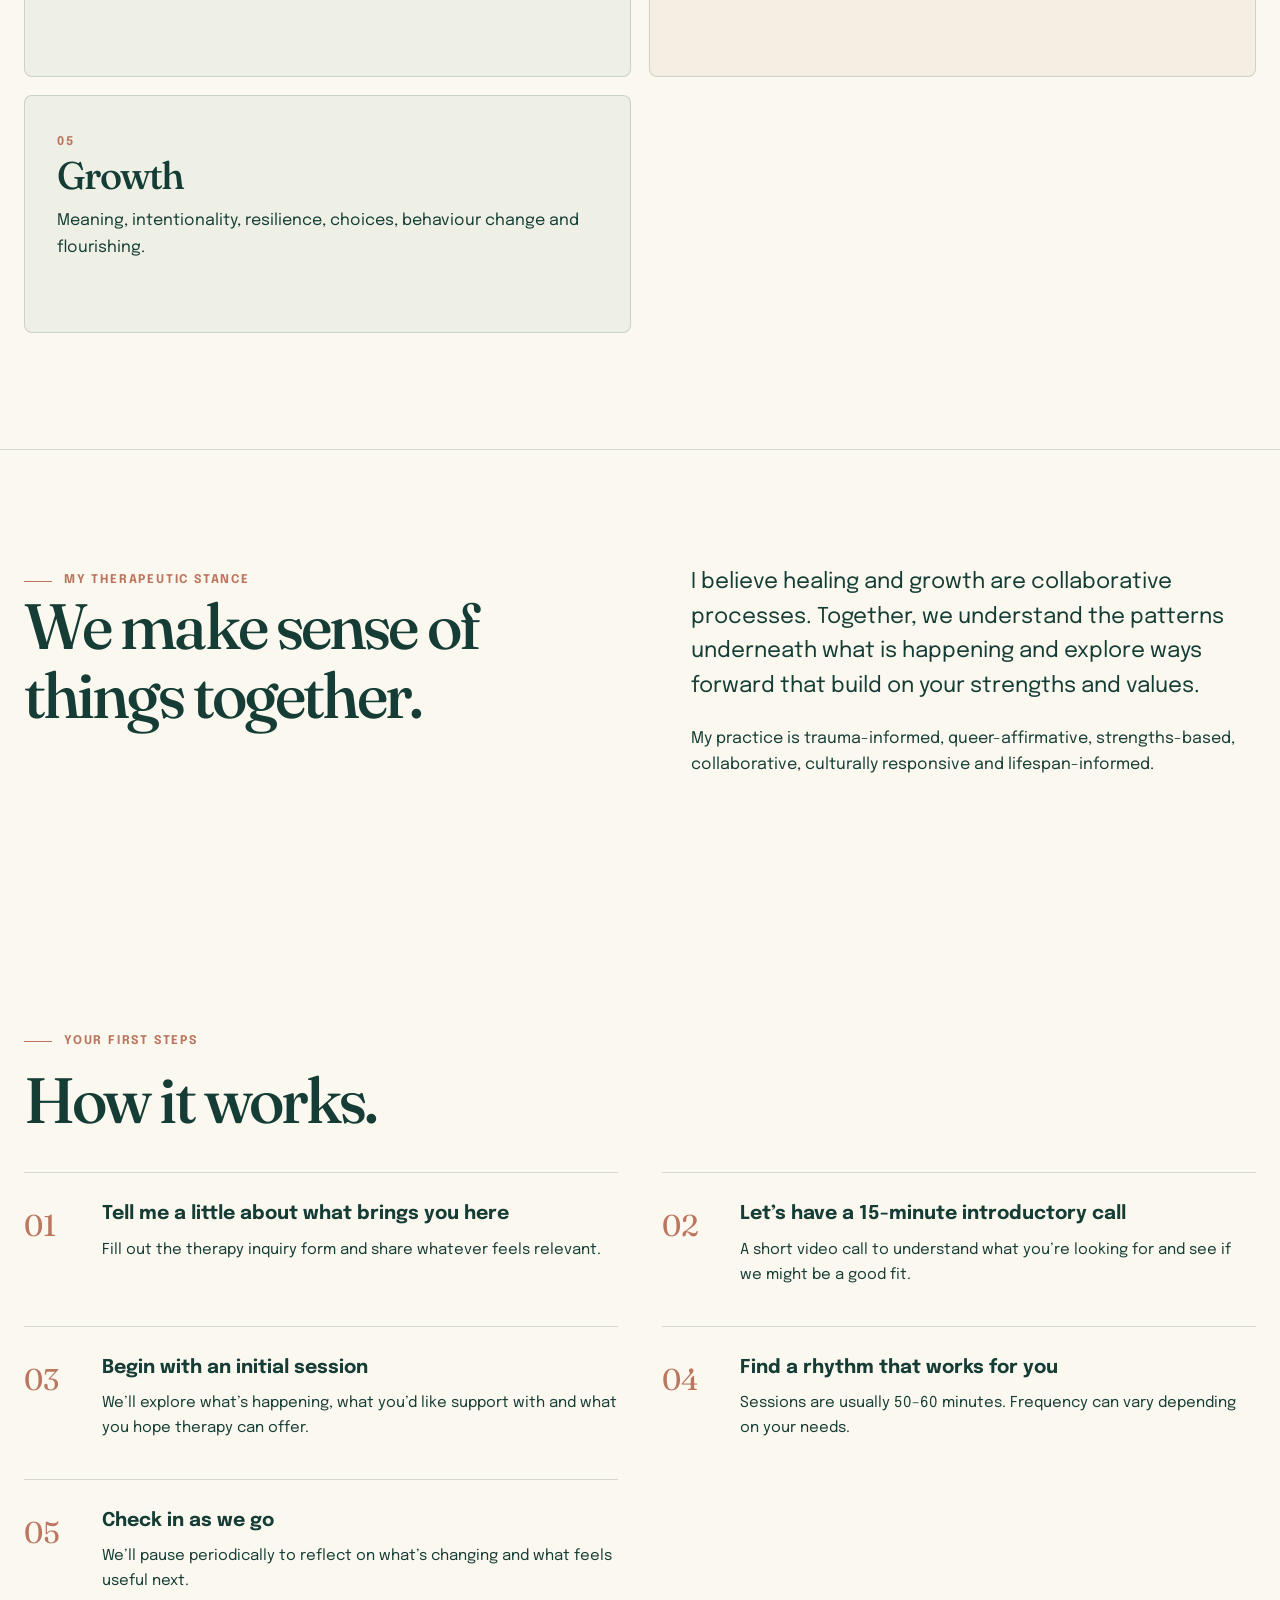
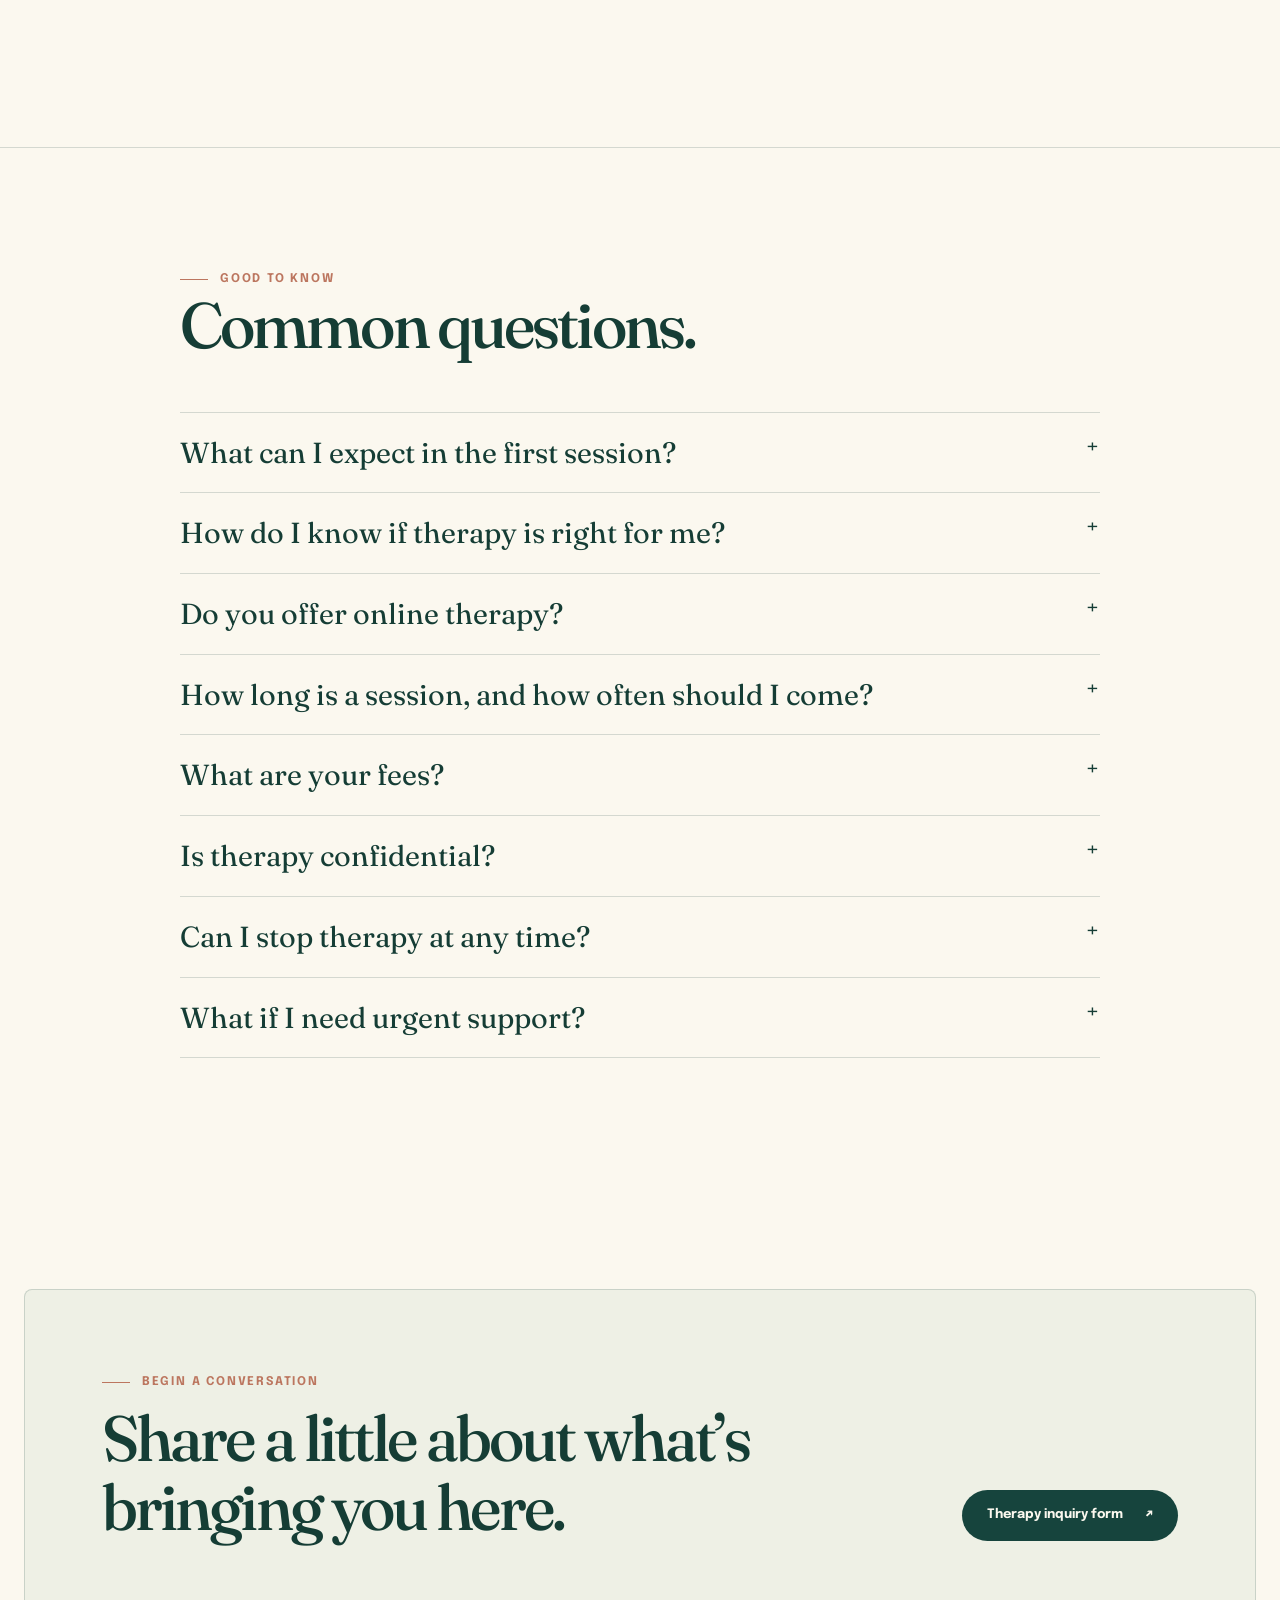
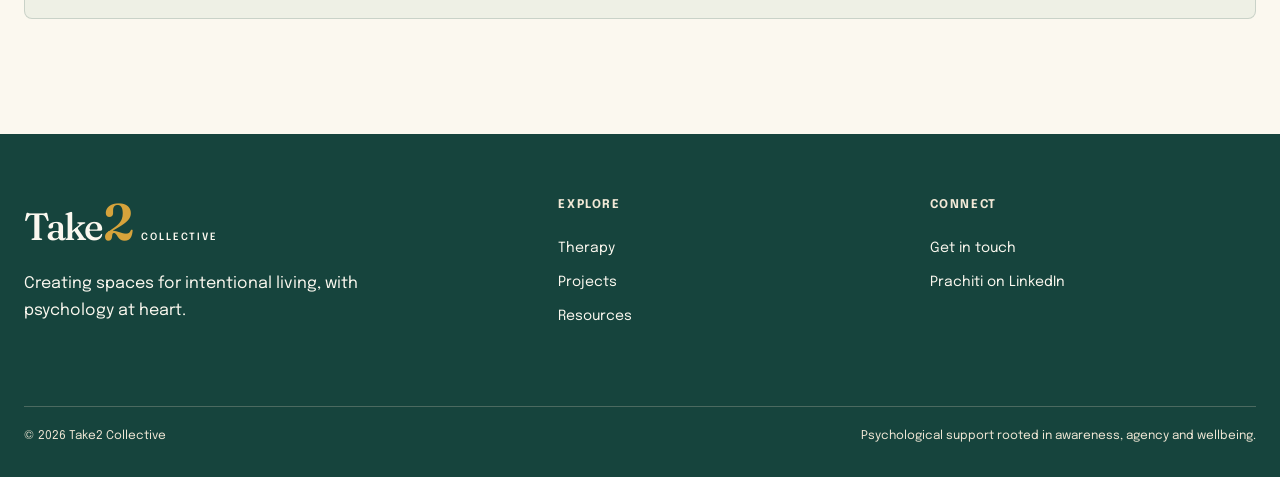
<file: therapy.html>
<!doctype html><html lang="en"><head><meta charset="utf-8"><meta name="viewport" content="width=device-width,initial-scale=1"><meta name="theme-color" content="#8B9D83"><title>Therapy — Take2 Collective</title><meta name="description" content="Explore online therapy with Prachiti, a counselling psychologist. Learn about her approach, the first steps, session fees and common questions."><link rel="icon" type="image/svg+xml" href="data:image/svg+xml,%3Csvg xmlns='http://www.w3.org/2000/svg' viewBox='0 0 64 64'%3E%3Crect width='64' height='64' rx='17' fill='%23606C38'/%3E%3Cpath d='M13 42c8-13 16-21 25-22 8-1 13 3 13 9 0 8-9 13-21 16' fill='none' stroke='%23E8DCC7' stroke-width='6' stroke-linecap='round'/%3E%3Ccircle cx='45' cy='17' r='5' fill='%23C66B3D'/%3E%3C/svg%3E"><link rel="stylesheet" href="styles.css"><script src="therapy-motion.js" defer></script></head><body><a class="skip" href="#main">Skip to content</a><header class="site-header"><div class="header-inner"><a class="brand" href="index.html" aria-label="Take2 Collective home">Take<span class="brand-mark">2</span><span>Collective</span></a><nav class="desktop-nav" aria-label="Main navigation"><a href="index.html">Home</a><a href="therapy.html" aria-current="page">Therapy</a><a href="projects.html">Projects</a><a href="resources.html">Resources</a><a class="nav-cta" href="connect.html">Connect</a></nav><details class="mobile-nav"><summary>Menu</summary><nav aria-label="Mobile navigation"><a href="index.html">Home</a><a href="therapy.html" aria-current="page">Therapy</a><a href="projects.html">Projects</a><a href="resources.html">Resources</a><a href="connect.html">Connect</a></nav></details></div></header><main id="main"><section class="page-hero therapy-hero"><div class="wrap therapy-hero-grid"><div class="therapy-hero-copy"><span class="eyebrow">Therapy with Prachiti</span><h1>A space to explore, understand &amp; process.</h1><p class="lead">Therapy can begin with a problem, a question, a transition or simply a feeling that something isn’t quite right. You don’t need to have everything figured out before you begin.</p><div class="button-row"><a class="button button-primary" href="https://forms.gle/K35eiPrayfF6hj1S9" target="_blank" rel="noopener noreferrer">Start a therapy inquiry <span aria-hidden="true">↗</span></a><a class="button button-outline" href="#how-it-works">How it works <span aria-hidden="true">↓</span></a></div></div><figure class="therapy-art"><div class="therapy-storyboard" data-therapy-animation role="img" aria-label="In a therapy conversation, tangled thoughts are shared and become new growth"><img class="therapy-static" src="therapy-illustration.png" alt="" width="1581" height="995"><img class="therapy-base" src="therapy-conversation-base.png" alt="" width="1581" height="995"><img class="therapy-thought therapy-tangle" src="therapy-thought-tangle.png" alt="" aria-hidden="true"><img class="therapy-thought therapy-sprout therapist-sprout" src="therapy-thought-sprout.png" alt="" aria-hidden="true"><img class="therapy-thought therapy-sprout client-sprout" src="therapy-thought-sprout.png" alt="" aria-hidden="true"></div></figure></div></section><section class="section"><div class="wrap split"><div><span class="eyebrow">What we can explore</span><h2>Bring the whole of your experience.</h2></div><div><p class="large-copy">Our lives rarely come with neatly separated concerns.</p><p>We can explore what is happening for you in the context of your experiences, relationships, circumstances and aspirations.</p></div></div><div class="wrap topic-grid" style="margin-top:55px"><article class="topic-card"><span class="small-label">01</span><h3>Wellbeing</h3><p>Stress, anxiety, burnout, emotional overwhelm, self-care, motivation, performance and rest.</p></article><article class="topic-card"><span class="small-label">02</span><h3>Identity</h3><p>Self-worth, confidence, values, beliefs, purpose, changing identities and expectations.</p></article><article class="topic-card"><span class="small-label">03</span><h3>Relationships</h3><p>Family, friendships, romantic relationships, boundaries, communication, conflict and belonging.</p></article><article class="topic-card"><span class="small-label">04</span><h3>Transitions</h3><p>College to work, exam journeys, career changes, breakups, setbacks, relocation and changing roles.</p></article><article class="topic-card"><span class="small-label">05</span><h3>Growth</h3><p>Meaning, intentionality, resilience, choices, behaviour change and flourishing.</p></article></div></section><section class="section rule-top"><div class="wrap split"><div><span class="eyebrow">My therapeutic stance</span><h2>We make sense of things together.</h2></div><div><p class="lead">I believe healing and growth are collaborative processes. Together, we understand the patterns underneath what is happening and explore ways forward that build on your strengths and values.</p><p>My practice is trauma-informed, queer-affirmative, strengths-based, collaborative, culturally responsive and lifespan-informed.</p></div></div></section><section class="section" id="how-it-works"><div class="wrap"><div class="section-head"><div><span class="eyebrow">Your first steps</span><h2>How it works.</h2></div></div><div class="process-list"><div class="process-item"><div><h3>Tell me a little about what brings you here</h3><p>Fill out the therapy inquiry form and share whatever feels relevant.</p></div></div><div class="process-item"><div><h3>Let’s have a 15-minute introductory call</h3><p>A short video call to understand what you’re looking for and see if we might be a good fit.</p></div></div><div class="process-item"><div><h3>Begin with an initial session</h3><p>We’ll explore what’s happening, what you’d like support with and what you hope therapy can offer.</p></div></div><div class="process-item"><div><h3>Find a rhythm that works for you</h3><p>Sessions are usually 50–60 minutes. Frequency can vary depending on your needs.</p></div></div><div class="process-item"><div><h3>Check in as we go</h3><p>We’ll pause periodically to reflect on what’s changing and what feels useful next.</p></div></div></div></div></section><section class="section rule-top"><div class="wrap faq"><span class="eyebrow">Good to know</span><h2>Common questions.</h2><details><summary>What can I expect in the first session?</summary><p>The first session is about understanding your concerns, history and goals for therapy. You can share as much as you feel comfortable with, and together we’ll outline a plan that suits your needs.</p></details><details><summary>How do I know if therapy is right for me?</summary><p>You don’t need a diagnosis to seek support. Therapy can be useful if you feel overwhelmed or stuck, or simply want to understand yourself better.</p></details><details><summary>Do you offer online therapy?</summary><p>Yes. Sessions are available online.</p></details><details><summary>How long is a session, and how often should I come?</summary><p>Sessions typically last 50 to 60 minutes. Frequency depends on your needs and what we’re working on together.</p></details><details><summary>What are your fees?</summary><p>Individual sessions are typically ₹1200–₹1500 per session, depending on availability and current capacity. A reduced fee of ₹800–₹1000 is available for competitive exam aspirants who are currently not working. For NRI clients, sessions are ₹1500–₹2000.</p><p>A limited number of sliding-scale slots may be available based on financial need. These are often full, and a short waitlist may apply.</p></details><details><summary>Is therapy confidential?</summary><p>Yes, with limited exceptions for risk of serious harm, legal requirements and professional supervision. Information shared in supervision is de-identified. Confidentiality and its limits are discussed in detail before work begins.</p></details><details><summary>Can I stop therapy at any time?</summary><p>Yes. Therapy is voluntary. You can pause or end it, and we can have a closing session to review your progress and next steps.</p></details><details><summary>What if I need urgent support?</summary><p>Prachiti does not provide crisis or emergency support. If you are in immediate danger, contact local emergency services. For other urgent support, see the <a href="resources.html">crisis resources</a>.</p></details></div></section><section class="section"><div class="wrap callout"><div><span class="eyebrow">Begin a conversation</span><h2>Share a little about what’s bringing you here.</h2></div><a class="button" href="https://forms.gle/K35eiPrayfF6hj1S9" target="_blank" rel="noopener noreferrer">Therapy inquiry form <span aria-hidden="true">↗</span></a></div></section></main><footer class="site-footer"><div class="wrap"><div class="footer-grid"><div><a class="brand" href="index.html">Take<span class="brand-mark">2</span><span>Collective</span></a><p>Creating spaces for intentional living, with psychology at heart.</p></div><div class="footer-links"><strong>Explore</strong><a href="therapy.html">Therapy</a><a href="projects.html">Projects</a><a href="resources.html">Resources</a></div><div class="footer-links"><strong>Connect</strong><a href="connect.html">Get in touch</a><a href="https://www.linkedin.com/in/prachitimhatre1503" target="_blank" rel="noopener noreferrer">Prachiti on LinkedIn</a></div></div><div class="footer-bottom"><span>© 2026 Take2 Collective</span><span>Psychological support rooted in awareness, agency and wellbeing.</span></div></div></footer></body></html>
</file>
<file: styles.css>
@import url('https://fonts.googleapis.com/css2?family=Epilogue:wght@400;500;600;700&family=Fraunces:opsz,wght,SOFT,WONK@9..144,400,20,1;9..144,500,20,1;9..144,600,20,1&display=swap');

:root{--sand:#E8DCC7;--oat:#D4B895;--sage:#8B9D83;--moss:#606C38;--clay:#B08B6E;--terra:#C66B3D;--ink:#34422F;--muted:#5D6D50;--line:rgba(52,66,47,.22);--serif:'Fraunces',Georgia,serif;--sans:'Epilogue',Arial,sans-serif}
*{box-sizing:border-box}html{scroll-behavior:smooth}body{margin:0;background:var(--sand);color:var(--ink);font-family:var(--sans);font-size:16px;line-height:1.65}img{max-width:100%;display:block}a{color:inherit}button,a{touch-action:manipulation}a:focus-visible,summary:focus-visible{outline:3px solid var(--terra);outline-offset:5px}::selection{background:var(--sage);color:var(--ink)}
.skip{position:absolute;left:16px;top:-80px;z-index:20;background:var(--sand);padding:8px 14px;border-radius:12px}.skip:focus{top:12px}
.site-header{position:relative;z-index:10;border-bottom:1px solid var(--line);background:var(--sand)}.header-inner{max-width:1440px;margin:auto;min-height:82px;padding:0 clamp(22px,5vw,76px);display:flex;align-items:center;justify-content:space-between;gap:28px}.brand{display:inline-flex;align-items:baseline;text-decoration:none;font-family:var(--serif);font-size:30px;font-weight:600;line-height:1;letter-spacing:-.05em}.brand span{font-family:var(--sans);font-size:13px;font-weight:600;letter-spacing:.02em;margin-left:8px}.brand-mark{color:var(--terra)}.desktop-nav{display:flex;gap:clamp(18px,2.5vw,42px);align-items:center}.desktop-nav a{text-decoration:none;font-size:13px;font-weight:600;transition:color .35s ease}.desktop-nav a:hover,.desktop-nav a[aria-current="page"]{color:var(--terra)}.nav-cta{border:1px solid var(--ink);border-radius:999px;padding:10px 18px}.mobile-nav{display:none}.mobile-nav summary{list-style:none;cursor:pointer;font-size:14px;font-weight:700}.mobile-nav summary::-webkit-details-marker{display:none}.mobile-nav[open] nav{position:absolute;top:100%;left:0;right:0;background:var(--sand);border-bottom:1px solid var(--line);padding:16px 24px 26px;display:grid;gap:14px;box-shadow:0 12px 18px rgba(52,66,47,.06)}.mobile-nav nav a{text-decoration:none;font-weight:600}
.wrap{width:min(100% - 48px,1240px);margin-inline:auto}.section{padding:clamp(72px,9vw,130px) 0}.eyebrow{display:inline-flex;align-items:center;gap:12px;color:var(--moss);font-size:12px;font-weight:700;letter-spacing:.13em;text-transform:uppercase}.eyebrow:before{content:'';height:1px;width:28px;background:var(--moss)}h1,h2,h3,h4,p{margin-top:0}h1,h2,h3,.quote{font-family:var(--serif);font-weight:500;line-height:1.08;letter-spacing:-.045em}h1{font-size:clamp(58px,7vw,108px)}h2{font-size:clamp(43px,5vw,76px)}h3{font-size:clamp(30px,3vw,44px)}h4{font-size:clamp(22px,2.2vw,30px)}.lead{font-size:clamp(17px,1.7vw,22px);line-height:1.6}.narrow{max-width:680px}.muted{color:var(--muted)}.large-copy{font-size:clamp(22px,2.5vw,34px);font-family:var(--serif);line-height:1.4;letter-spacing:-.025em}.button-row{display:flex;flex-wrap:wrap;gap:14px;margin-top:32px}.button{display:inline-flex;align-items:center;justify-content:center;gap:22px;min-height:51px;padding:12px 25px;border-radius:999px;text-decoration:none;font-size:13px;font-weight:700;line-height:1.3;transition:transform .35s ease,background .35s ease,color .35s ease}.button:hover{transform:translateY(-3px)}.button-primary{background:var(--moss);color:var(--sand)}.button-primary:hover{background:var(--ink)}.button-outline{border:1px solid var(--ink)}.button-outline:hover{background:var(--oat)}.text-link{font-size:13px;font-weight:700;text-decoration:none;border-bottom:1px solid currentColor;padding-bottom:5px}.text-link:hover{color:var(--terra)}
.hero{overflow:hidden}.hero-grid{min-height:690px;display:grid;grid-template-columns:1.02fr .98fr;align-items:start;gap:30px}.hero-copy{position:relative;z-index:2;padding:108px 0 80px}.hero h1{max-width:730px;margin:24px 0 26px}.hero .lead{max-width:610px}.hero-visual{position:relative;align-self:stretch;display:flex;align-items:center;justify-content:center;min-height:690px}.hero-visual:before{content:'';position:absolute;inset:8% 2% 0 6%;border-radius:49% 49% 0 0;background:var(--oat)}.hero-visual img{position:relative;width:min(100%,530px);filter:drop-shadow(0 20px 22px rgba(52,66,47,.12));animation:breathe 5s ease-in-out infinite}.hero-note{position:absolute;right:-4%;top:10%;z-index:2;width:116px;height:116px;border-radius:50%;background:var(--terra);color:var(--sand);display:grid;place-items:center;text-align:center;transform:rotate(12deg);font-family:var(--serif);font-size:19px;line-height:1.1}@keyframes breathe{50%{transform:translateY(-8px)}}
.split{display:grid;grid-template-columns:1fr 1fr;gap:clamp(42px,8vw,140px);align-items:start}.split h2{max-width:520px}.rule-top{border-top:1px solid var(--line)}.intro-band{background:var(--sage);border-radius:32px;padding:clamp(38px,6vw,82px);display:grid;grid-template-columns:1fr 1.2fr;gap:clamp(28px,6vw,100px)}.intro-band p:last-child{margin-bottom:0}.approach{background:var(--moss);color:var(--sand);border-radius:32px;padding:clamp(44px,7vw,100px);position:relative;overflow:hidden}.approach .eyebrow{color:var(--oat)}.approach .eyebrow:before{background:var(--oat)}.approach .quote{font-size:clamp(40px,5.7vw,84px);max-width:1010px;margin:28px 0 38px}.approach p{max-width:720px}.approach:after{content:'02';position:absolute;right:25px;bottom:-95px;font-family:var(--serif);font-size:360px;line-height:1;color:rgba(232,220,199,.07);pointer-events:none}
.section-head{display:flex;align-items:end;justify-content:space-between;gap:30px;margin-bottom:38px}.section-head h2{max-width:700px;margin:14px 0 0}.offer-grid{display:grid;grid-template-columns:repeat(4,1fr);gap:14px}.offer-card{min-height:340px;background:var(--sage);border-radius:26px;padding:29px;display:flex;flex-direction:column;justify-content:space-between;text-decoration:none;transition:transform .35s ease,background .35s ease}.offer-card:nth-child(2){background:var(--oat)}.offer-card:nth-child(3){background:var(--clay)}.offer-card:nth-child(4){background:var(--sage)}.offer-card:hover{transform:translateY(-8px);background:var(--oat)}.offer-card h3{font-size:clamp(27px,2.5vw,38px);margin:0 0 12px}.offer-card p{font-size:14px;line-height:1.6}.offer-card .arrow{font-size:25px;line-height:1}
.founder{display:grid;grid-template-columns:.9fr 1.1fr;gap:clamp(35px,7vw,110px);align-items:center}.founder-photo{border-radius:240px 240px 26px 26px;overflow:hidden;background:var(--oat);aspect-ratio:4/5}.founder-photo img{width:100%;height:100%;object-fit:cover;object-position:center 35%}.founder-copy h2{margin:16px 0 24px}.founder-copy p{max-width:590px}.founder-copy .text-link{display:inline-block;margin-top:16px}
.page-hero{padding:clamp(70px,8vw,122px) 0 clamp(65px,7vw,110px);background:var(--sage)}.page-hero h1{max-width:1050px;margin:24px 0}.page-hero .lead{max-width:760px}.page-hero.terra{background:var(--clay)}.page-hero.oat{background:var(--oat)}.page-hero.moss{background:var(--moss);color:var(--sand)}.page-hero.moss .eyebrow{color:var(--oat)}.page-hero.moss .eyebrow:before{background:var(--oat)}
.topic-grid{display:grid;grid-template-columns:repeat(2,1fr);gap:18px}.topic-card{border-radius:26px;background:var(--oat);padding:32px;min-height:238px}.topic-card:nth-child(3n+2){background:var(--sage)}.topic-card:nth-child(3n){background:var(--clay)}.topic-card h3{font-size:clamp(28px,3vw,42px);margin-bottom:12px}.topic-card p{margin-bottom:0}.small-label{font-size:12px;font-weight:700;letter-spacing:.13em;text-transform:uppercase;color:var(--moss)}.process-list{counter-reset:step;display:grid;grid-template-columns:repeat(2,1fr);gap:0 44px}.process-item{counter-increment:step;border-top:1px solid var(--line);padding:28px 0 38px;display:grid;grid-template-columns:60px 1fr;gap:18px}.process-item:before{content:counter(step,decimal-leading-zero);font-family:var(--serif);font-size:30px;color:var(--terra)}.process-item h3{font-family:var(--sans);font-size:19px;font-weight:700;letter-spacing:0;line-height:1.4;margin:0 0 10px}.process-item p{font-size:15px;margin:0}.faq{max-width:920px;margin:auto}.faq details{border-top:1px solid var(--line);padding:21px 0}.faq details:last-child{border-bottom:1px solid var(--line)}.faq summary{list-style:none;cursor:pointer;font-family:var(--serif);font-size:clamp(22px,2.3vw,29px);line-height:1.3;display:flex;justify-content:space-between;gap:28px}.faq summary::-webkit-details-marker{display:none}.faq summary:after{content:'+';font-family:var(--sans);font-size:25px;line-height:1}.faq details[open] summary:after{content:'−'}.faq details p{max-width:760px;margin:18px 0 5px}.faq details p+p{margin-top:12px}.note{border-left:3px solid var(--terra);padding:4px 0 4px 23px;margin:35px 0;color:var(--muted)}
.project-card{display:grid;grid-template-columns:125px 1fr;gap:35px;border-top:1px solid var(--line);padding:48px 0}.project-card:last-child{border-bottom:1px solid var(--line)}.project-num{font-family:var(--serif);font-size:54px;color:var(--terra);line-height:1}.project-card h2{font-size:clamp(34px,4vw,60px);margin:0 0 14px}.project-card .lead{max-width:760px}.project-card ul{max-width:800px;padding-left:20px}.project-card li+li{margin-top:8px}.project-card .small-label{margin-bottom:14px}
.resource-grid{display:grid;grid-template-columns:repeat(2,1fr);gap:16px}.resource-card{border-radius:26px;background:var(--oat);padding:30px}.resource-card:nth-child(2n){background:var(--sage)}.resource-card h3{font-size:31px;margin:8px 0}.resource-card .phone{font-family:var(--serif);font-size:clamp(24px,3vw,38px);line-height:1.25;text-decoration:none;display:block;margin:15px 0}.resource-card .source{font-size:12px;font-weight:700;text-decoration:underline;text-underline-offset:4px}.resource-card p{margin:0}.resource-note{font-size:14px;max-width:720px;color:var(--muted)}
.contact-grid{display:grid;grid-template-columns:repeat(2,1fr);gap:20px}.contact-card{padding:clamp(28px,4vw,52px);border-radius:28px;background:var(--sage);min-height:310px;display:flex;flex-direction:column;align-items:start}.contact-card:nth-child(2){background:var(--oat)}.contact-card:nth-child(3){background:var(--clay)}.contact-card h2{font-size:clamp(32px,3.3vw,50px);margin:12px 0}.contact-card p{max-width:420px}.contact-card .text-link{margin-top:auto}.contact-card.wide{grid-column:span 2;min-height:230px;background:var(--moss);color:var(--sand)}
.callout{border-radius:30px;background:var(--terra);color:var(--sand);padding:clamp(35px,6vw,80px);display:flex;align-items:end;justify-content:space-between;gap:40px}.callout h2{max-width:700px;margin:10px 0 0}.callout .button{background:var(--sand);color:var(--ink);flex:none}.site-footer{background:var(--moss);color:var(--sand);padding:62px 0 30px;margin-top:0}.footer-grid{display:grid;grid-template-columns:1.5fr 1fr 1fr;gap:45px}.site-footer .brand{font-size:38px}.site-footer .brand-mark{color:var(--oat)}.site-footer p{max-width:390px;margin:22px 0}.footer-links{display:grid;align-content:start;gap:11px}.footer-links strong{font-size:12px;letter-spacing:.13em;text-transform:uppercase;color:var(--oat);margin-bottom:10px}.footer-links a{text-decoration:none;font-size:14px}.footer-links a:hover{text-decoration:underline}.footer-bottom{border-top:1px solid rgba(232,220,199,.25);margin-top:60px;padding-top:20px;display:flex;justify-content:space-between;gap:20px;font-size:12px;color:var(--oat)}
@media(max-width:1000px){.offer-grid{grid-template-columns:repeat(2,1fr)}.hero-grid{min-height:0}.hero-visual{min-height:500px}.hero-note{right:-2%}.footer-grid{grid-template-columns:1fr 1fr}.footer-grid>div:first-child{grid-column:span 2}}
@media(max-width:760px){.desktop-nav{display:none}.mobile-nav{display:block}.header-inner{min-height:72px}.brand{font-size:26px}.hero-grid,.split,.founder,.intro-band{grid-template-columns:1fr}.hero-copy{padding:55px 0 5px}.hero h1{font-size:clamp(54px,12vw,76px)}.hero-visual{min-height:0;max-height:500px}.hero-visual img{width:min(100%,470px)}.hero-note{width:90px;height:90px;font-size:15px;top:3%;right:2%}.intro-band,.approach{border-radius:22px}.offer-grid,.topic-grid,.process-list,.resource-grid,.contact-grid{grid-template-columns:1fr}.offer-card{min-height:240px}.founder-photo{max-width:470px}.project-card{grid-template-columns:1fr;gap:12px}.project-num{font-size:34px}.callout{align-items:start;flex-direction:column}.contact-card.wide{grid-column:auto}.footer-grid{grid-template-columns:1fr 1fr}.footer-grid>div:first-child{grid-column:span 2}.footer-bottom{flex-direction:column}.section-head{align-items:start;flex-direction:column}.section{padding:72px 0}}
@media(max-width:480px){.wrap{width:min(100% - 36px,1240px)}.brand span{font-size:11px}.hero-note{right:-4%}.offer-grid{grid-template-columns:1fr}.offer-card{min-height:220px}.footer-grid{grid-template-columns:1fr}.footer-grid>div:first-child{grid-column:auto}.contact-card{min-height:260px}}
@media(prefers-reduced-motion:reduce){html{scroll-behavior:auto}.hero-visual img{animation:none}*,*:before,*:after{transition-duration:.01ms!important}}

/* Take2's illustrated visual language, guided by the supplied brand artwork. */
:root{--sand:#F8F5EB;--oat:#EAE7D7;--sage:#D5DDC9;--moss:#1D443C;--clay:#F0DDD0;--terra:#C47E63;--ink:#163C36;--muted:#435D54;--line:rgba(22,60,54,.18)}
body{background:var(--sand);color:var(--ink)}
.site-header{background:var(--sand);border-color:var(--line)}
.header-inner{min-height:74px}
.brand{font-weight:500;color:var(--ink)}
.brand-mark{color:var(--moss);font-size:1.35em!important;font-family:var(--serif)!important;letter-spacing:-.12em!important;margin-left:1px!important}
.brand span:last-child{letter-spacing:.2em;text-transform:uppercase;font-size:10px;margin-left:13px}
.desktop-nav a{color:var(--ink);font-weight:500}.desktop-nav a:hover,.desktop-nav a[aria-current="page"]{color:var(--terra)}
.nav-cta{border-color:var(--ink)}
.button{border-radius:999px}.button-primary{background:var(--moss);color:var(--sand)}.button-primary:hover{background:var(--ink)}.button-outline{background:transparent;border-color:var(--moss)}
.eyebrow{color:var(--terra);letter-spacing:.15em}.eyebrow:before{background:var(--terra)}
h1,h2,h3,.quote{font-weight:500;color:var(--ink)}
.new-hero{background:var(--sand);text-align:center}.new-hero-inner{max-width:930px;padding:38px 0 105px}.new-hero-logo{width:min(210px,48vw);height:auto;aspect-ratio:auto;object-fit:contain;margin:0 auto 10px;mix-blend-mode:multiply}.gold-stroke{display:block;width:64px;height:4px;border-radius:99px;background:#D6A33B;margin:12px auto 28px;transform:rotate(-2deg)}
.new-hero h1{font-size:clamp(52px,6.5vw,86px);line-height:1.08;letter-spacing:-.035em;margin:0 auto 23px;max-width:900px}.new-hero h1 em,.editorial-split h2 em{font-style:normal;color:var(--moss)}
.new-hero p{max-width:705px;margin:0 auto;color:var(--muted);font-size:clamp(17px,1.55vw,20px);line-height:1.8}.new-hero-actions{display:flex;justify-content:center;flex-wrap:wrap;gap:13px;margin-top:31px}
.soft-section{background:#EEF0E5;border-block:1px solid var(--line)}.editorial-split{display:grid;grid-template-columns:.9fr 1.1fr;gap:clamp(48px,8vw,140px);align-items:start}.editorial-split h2{margin:19px 0 0}.editorial-copy p:last-child{margin-bottom:0}.editorial-copy .large-copy{font-size:clamp(23px,2.45vw,32px);line-height:1.45}
.centered-heading{text-align:center;max-width:740px;margin:0 auto 42px}.centered-heading .eyebrow:before{display:none}.centered-heading h2{margin:13px auto 16px;font-size:clamp(46px,5vw,69px)}.centered-heading p{max-width:600px;margin:auto;color:var(--muted)}
.illustrated-offers{background:var(--sand)}.artwork-panel{margin:0 auto;max-width:1170px}.artwork-panel img{display:block;width:100%;height:auto;max-width:100%;aspect-ratio:951/599;object-fit:contain}.offer-links{display:grid;grid-template-columns:repeat(4,1fr);gap:0;margin-top:40px;border-top:1px solid var(--line);border-bottom:1px solid var(--line)}.offer-links a{display:flex;align-items:center;gap:10px;text-decoration:none;padding:25px 17px;font-family:var(--serif);font-size:18px;line-height:1.25;min-width:0}.offer-links a+a{border-left:1px solid var(--line)}.offer-links a span{color:var(--terra);font-family:var(--sans);font-size:11px;font-weight:700}.offer-links a b{margin-left:auto;font-family:var(--sans);font-weight:400}.offer-links a:hover{background:#EEF0E5}
.founder-section{background:#EEF0E5}.founder-photo{border-radius:4px;aspect-ratio:4/4.6;border:10px solid var(--sand)}.founder-photo img{object-position:center 35%}.founder-copy h2{margin-bottom:7px}.founder-copy .gold-stroke{margin:0 0 29px}.founder-copy .lead{font-size:clamp(18px,1.8vw,22px)}
.closing-section{background:var(--sand)}.closing-inner{text-align:center;max-width:760px}.closing-inner .eyebrow:before{display:none}.closing-inner h2{margin:19px 0 30px}.closing-inner .button{margin:auto}
.page-hero,.page-hero.terra,.page-hero.oat,.page-hero.moss{background:var(--sand);color:var(--ink);border-bottom:1px solid var(--line);text-align:center;padding:clamp(65px,7vw,105px) 0}.page-hero h1{margin-inline:auto;font-size:clamp(54px,6vw,82px)}.page-hero .lead{margin-inline:auto;color:var(--muted)}.page-hero .button-row{justify-content:center}.page-hero.moss .eyebrow{color:var(--terra)}.page-hero.moss .eyebrow:before{background:var(--terra)}
.topic-card,.resource-card,.contact-card{background:#EEF0E5!important;border:1px solid var(--line);border-radius:8px}.topic-card:nth-child(even),.resource-card:nth-child(even),.contact-card:nth-child(even){background:#F5EEE3!important}.topic-card h3,.resource-card h3,.contact-card h2{font-weight:500}.contact-card.wide{background:#EEF0E5!important;color:var(--ink)}
.small-label{color:var(--terra)}.process-item:before,.project-num{color:var(--terra)}
.callout{background:#EEF0E5;color:var(--ink);border:1px solid var(--line);border-radius:8px}.callout .button{background:var(--moss);color:var(--sand)}
.site-footer{background:var(--moss);color:var(--sand)}.site-footer .brand{color:var(--sand)}.site-footer .brand-mark{color:#D6A33B}.site-footer .brand span:last-child{color:var(--sand)}
.therapy-image,.project-image{margin:0;background:var(--sand)}.therapy-image img,.project-image img{display:block;width:100%;height:auto;max-width:100%;object-fit:contain}.therapy-image img{aspect-ratio:1672/941}.project-image img{aspect-ratio:941/608}.therapy-image{max-width:1440px;margin-inline:auto}.project-image{max-width:1200px;margin:45px auto 0}.project-image img{border-radius:3px}.project-feature{margin:36px 0 12px}.project-feature img{width:100%;height:auto;aspect-ratio:940/540;object-fit:contain;display:block}
.sr-only{position:absolute;width:1px;height:1px;padding:0;margin:-1px;overflow:hidden;clip:rect(0,0,0,0);white-space:nowrap;border:0}.project-banner{border-bottom:1px solid var(--line)}.project-gallery{padding-top:10px}
@media(max-width:1120px){.desktop-nav{display:none}.mobile-nav{display:block}}
@media(max-width:1000px){.offer-links{grid-template-columns:repeat(2,1fr)}.offer-links a:nth-child(3){border-left:0;border-top:1px solid var(--line)}.offer-links a:nth-child(4){border-top:1px solid var(--line)}}
@media(max-width:760px){.header-inner{min-height:69px}.mobile-nav[open] nav{background:var(--sand)}.new-hero-inner{padding:28px 0 78px}.new-hero-logo{width:min(180px,50vw)}.new-hero h1{font-size:clamp(46px,10vw,68px)}.editorial-split{grid-template-columns:1fr;gap:24px}.centered-heading{margin-bottom:28px}.offer-links{grid-template-columns:1fr}.offer-links a{padding:20px 10px;border-left:0!important}.offer-links a+a{border-top:1px solid var(--line)}.founder-photo{max-width:450px}.page-hero{padding:70px 0}.project-image{margin-top:30px}}

/* The reference artwork is used as illustration; every word remains live page text. */
:root{--sand:#FBF8EF;--oat:#F1E8D6;--sage:#E8EEDB;--moss:#16443D;--clay:#E8C3AE;--terra:#BC765F;--ink:#153D35;--muted:#4C6257;--line:rgba(21,61,53,.17)}
body{background:var(--sand)}
.site-header{background:var(--sand)}
.home-hero{position:relative;overflow:hidden;background:linear-gradient(112deg,#FBF8EF 0%,#FBF8EF 52%,#F1E8D6 52%,#F1E8D6 100%)}
.home-hero-grid{display:grid;grid-template-columns:1.06fr .94fr;align-items:center;gap:clamp(30px,5vw,76px);min-height:680px}
.home-hero-copy{position:relative;z-index:1;padding:64px 0 78px}
.hero-kicker{display:flex;align-items:center;gap:16px;margin-bottom:28px;color:var(--moss);font-size:11px;font-weight:700;letter-spacing:.16em;line-height:1.7}
.hero-kicker img{width:72px;height:auto;flex:none;object-fit:contain}
.home-hero h1{font-size:clamp(62px,6.25vw,94px);line-height:1.02;letter-spacing:-.055em;margin-bottom:26px;max-width:730px}
.home-hero h1 em{font-style:italic;font-weight:400;color:#496449}
.home-hero-copy>p{max-width:585px;font-size:clamp(17px,1.6vw,21px);line-height:1.75;color:var(--muted)}
.home-hero .button-row{margin-top:34px}
.home-hero-art{position:relative;align-self:end;display:flex;flex-direction:column;align-items:center;justify-content:end;margin:0;padding:34px 0 26px;min-width:0}
.home-hero-art:before{content:'';position:absolute;z-index:0;width:95%;aspect-ratio:1/1;border-radius:50%;background:#DBDFCA;left:6%;bottom:10%;opacity:.6}
.home-hero-art img{position:relative;z-index:1;display:block;width:min(100%,496px);height:auto;object-fit:contain;filter:drop-shadow(0 17px 18px rgba(41,62,40,.13))}
.home-hero-art figcaption{position:relative;z-index:1;margin-top:-3px;color:var(--moss);font-family:var(--serif);font-style:italic;font-size:19px;text-align:center}
.soft-section{background:#ECF0E3}
.illustrated-offers{background:var(--sand)}
.offers-heading{display:flex;align-items:end;justify-content:space-between;gap:48px;margin-bottom:28px}
.offers-heading h2{margin:16px 0 0;font-size:clamp(46px,4.5vw,72px)}
.offers-heading>p{max-width:360px;margin:0 0 9px;font-size:17px;line-height:1.75;color:var(--muted)}
.offers-layout{display:grid;grid-template-columns:.84fr 1.16fr;gap:clamp(35px,5vw,75px);align-items:center}
.house-art{margin:0;position:relative;display:flex;flex-direction:column;align-items:center;justify-content:center;padding:25px 0}
.house-art:before{content:'';position:absolute;inset:10% 2% 16%;background:#E8EEDB;border-radius:49% 49% 8px 8px}
.house-art img{position:relative;display:block;width:100%;height:auto;max-height:520px;object-fit:contain;filter:drop-shadow(0 10px 12px rgba(32,55,39,.09))}
.house-art figcaption{position:relative;margin-top:8px;text-align:center;font-family:var(--serif);font-style:italic;color:var(--moss);font-size:18px}
.offers-cards{display:grid;grid-template-columns:1fr 1fr;border-top:1px solid var(--line);border-left:1px solid var(--line)}
.offer-item{padding:28px 26px 25px;min-height:255px;border-right:1px solid var(--line);border-bottom:1px solid var(--line);display:flex;flex-direction:column;align-items:start}
.offer-item>span{font-size:10px;font-weight:700;letter-spacing:.15em;color:var(--terra)}
.offer-item h3{font-size:clamp(25px,2.4vw,35px);margin:15px 0 11px;line-height:1.12}
.offer-item p{font-size:14px;line-height:1.6;color:var(--muted);margin:0 0 20px}
.offer-item a{margin-top:auto;text-decoration:none;border-bottom:1px solid var(--moss);padding-bottom:3px;font-size:12px;font-weight:700}
.offer-item a:hover{color:var(--terra);border-color:var(--terra)}
.founder-section{background:#ECF0E3}
.therapy-hero,.projects-hero{background:var(--oat);text-align:left;border-bottom:1px solid var(--line);padding:clamp(64px,7vw,105px) 0}
.therapy-hero-grid,.projects-hero-grid{display:grid;grid-template-columns:1fr .96fr;gap:clamp(40px,6vw,90px);align-items:center}
.therapy-hero h1,.projects-hero h1{font-size:clamp(56px,5.9vw,82px);margin:22px 0 25px;max-width:700px}
.therapy-hero .lead,.projects-hero .lead{margin:0;max-width:620px}
.therapy-hero .button-row{justify-content:start}
.therapy-art,.projects-art{margin:0;min-width:0;position:relative}
.therapy-art:before,.projects-art:before{content:'';position:absolute;inset:12% 3%;border-radius:45% 45% 12px 12px;background:#E3E8D4}
.therapy-art img,.projects-art img{position:relative;display:block;width:100%;height:auto;object-fit:contain}
.projects-hero{background:#F3F1E4}
.projects-hero .text-link{display:inline-block;margin-top:26px}
.projects-art:before{inset:8% 1%;background:#EAE5D1;border-radius:50%}
.project-list{padding-top:clamp(50px,7vw,95px)}
.project-card{grid-template-columns:100px 1fr;max-width:1000px;margin-inline:auto}
.project-card h2{font-size:clamp(37px,4.2vw,62px)}
@media(max-width:1050px){.home-hero-grid{gap:20px}.home-hero h1{font-size:clamp(56px,6vw,78px)}.offers-layout{grid-template-columns:1fr}.house-art{max-width:520px;margin:auto}.offers-cards{max-width:820px;margin:auto}.therapy-hero-grid,.projects-hero-grid{gap:32px}}
@media(max-width:760px){.home-hero{background:linear-gradient(#FBF8EF 0 58%,#F1E8D6 58% 100%)}.home-hero-grid,.therapy-hero-grid,.projects-hero-grid{grid-template-columns:1fr}.home-hero-copy{padding:55px 0 18px}.home-hero h1{font-size:clamp(52px,11vw,74px)}.home-hero-art{padding:8px 0 35px;max-width:570px;margin:auto}.home-hero-art img{max-height:none;width:min(100%,420px)}.offers-heading{display:block}.offers-heading>p{margin-top:20px;max-width:540px}.therapy-hero,.projects-hero{text-align:left}.therapy-hero h1,.projects-hero h1{font-size:clamp(48px,9vw,70px)}.therapy-art,.projects-art{max-width:570px;margin:auto}.project-card{grid-template-columns:60px 1fr;gap:18px}}
@media(max-width:560px){.home-hero-copy{padding-top:38px}.hero-kicker{margin-bottom:18px;font-size:9px}.hero-kicker img{width:55px}.home-hero h1{font-size:clamp(48px,12vw,62px)}.home-hero-art figcaption{font-size:16px}.offers-cards{grid-template-columns:1fr}.offer-item{min-height:0;padding:27px 20px}.offers-heading h2{font-size:clamp(43px,10vw,58px)}.house-art{padding:0 0 25px}.therapy-hero,.projects-hero{padding:50px 0}.project-card{display:block}.project-num{margin-bottom:12px}}

/* Illustrated stories: artwork leads, copy gives context. */
.approach-visual{display:grid;grid-template-columns:240px 1fr;gap:clamp(38px,6vw,100px);align-items:center;max-width:1020px}
.approach-visual>img{display:block;width:100%;height:auto;filter:drop-shadow(0 12px 12px rgba(22,60,54,.08));animation:floral-breathe 7s ease-in-out infinite}
.approach-visual h2{margin:16px 0 16px}
.approach-visual p{max-width:660px;color:var(--muted);font-size:clamp(18px,2vw,24px);line-height:1.55}
.offers-top{display:grid;grid-template-columns:.78fr 1.22fr;align-items:center;gap:25px;margin-bottom:45px}
.offers-intro{padding-bottom:28px}
.offers-intro h2{font-size:clamp(58px,6vw,92px);margin:17px 0 14px}
.offers-intro p{font-size:clamp(18px,2vw,23px);color:var(--muted);margin:0}
.house-stage{position:relative;margin:0;min-width:0;text-align:center;overflow:hidden}
.house-stage:before{content:'';position:absolute;z-index:0;inset:18% 12% 17%;background:#E8EEDB;border-radius:49% 49% 8px 8px}
.house-building{position:relative;z-index:1;display:block;width:min(100%,650px);height:auto;margin:auto;object-fit:contain}
.house-stage figcaption{position:relative;z-index:3;margin:-5px 0 0;color:var(--moss);font-family:var(--serif);font-size:18px;font-style:italic}
.falling-leaf{position:absolute;z-index:2;display:block;width:28px;height:auto;top:-9%;left:48%;pointer-events:none;opacity:0;filter:drop-shadow(0 3px 2px rgba(20,50,38,.12));animation:leaf-fall 11s linear infinite}
.leaf-one{--start-x:0px;--end-x:70px;animation-delay:-1s}
.leaf-two{left:73%;width:22px;--start-x:0px;--end-x:-75px;animation-delay:-5s;animation-duration:13s}
.leaf-three{left:25%;width:18px;--start-x:0px;--end-x:55px;animation-delay:-8s;animation-duration:15s}
.offer-gallery{display:grid;grid-template-columns:repeat(2,minmax(0,1fr));gap:25px}
.offer-story{display:block;min-width:0;overflow:hidden;border:1px solid var(--line);border-radius:22px;background:#F3EFE4;text-decoration:none;transition:transform .45s ease,box-shadow .45s ease,border-color .45s ease}
.offer-story:nth-child(2){background:#E8EEDB}.offer-story:nth-child(3){background:#F3E9D8}.offer-story:nth-child(4){background:#F1E7DD}
.offer-story:hover,.offer-story:focus-visible{transform:translateY(-8px);box-shadow:0 15px 26px rgba(21,61,53,.1);border-color:rgba(21,61,53,.35)}
.offer-visual{position:relative;height:clamp(255px,27vw,345px);display:flex;align-items:end;justify-content:center;overflow:hidden;padding:18px 18px 0}
.offer-visual:before{content:'';position:absolute;inset:13% 12% 3%;border-radius:50% 50% 17% 17%;background:rgba(229,219,189,.62)}
.workshop-story .offer-visual:before{background:rgba(236,204,175,.52)}
.projects-story .offer-visual:before{background:rgba(217,225,201,.7)}
.resources-story .offer-visual:before{background:rgba(237,213,190,.58)}
.offer-visual>img:first-child{position:relative;z-index:1;display:block;width:100%;height:100%;object-fit:contain;object-position:center bottom;transition:transform .5s ease;animation:scene-breathe 8s ease-in-out infinite}
.workshop-story .offer-visual>img:first-child{animation-delay:-2s}
.projects-story .offer-visual>img:first-child{animation-delay:-4s}
.resources-story .offer-visual>img:first-child{animation-delay:-6s}
.offer-story:hover .offer-visual>img:first-child{transform:scale(1.035) translateY(-4px);animation-play-state:paused}
.cat-tail{position:absolute!important;z-index:2;display:block;width:12%!important;height:auto!important;left:70%;top:58%;transform-origin:18% 64%;pointer-events:none;animation:tail-swish 4.8s ease-in-out infinite}
.offer-story-copy{display:grid;grid-template-columns:35px 1fr 30px;align-items:start;gap:12px;padding:23px 27px 27px;border-top:1px solid var(--line);background:rgba(251,248,239,.8);min-height:144px}
.offer-index{font-family:var(--serif);font-size:28px;line-height:1;color:var(--terra)}
.offer-story h3{font-size:clamp(27px,2.4vw,38px);line-height:1.13;margin:0 0 9px}
.offer-story p{font-size:14px;line-height:1.5;color:var(--muted);margin:0}
.story-arrow{font-size:23px;line-height:1;justify-self:end;transition:transform .3s ease}
.offer-story:hover .story-arrow{transform:translate(3px,-3px)}
.home-hero-art img{animation:scene-breathe 9s ease-in-out infinite}
.therapy-art img{animation:scene-breathe 9s ease-in-out infinite}
.projects-art img{animation:scene-breathe 10s ease-in-out infinite}
@keyframes leaf-fall{0%{opacity:0;transform:translate3d(var(--start-x),-20px,0) rotate(-35deg)}10%{opacity:.85}80%{opacity:.8}100%{opacity:0;transform:translate3d(var(--end-x),490px,0) rotate(240deg)}}
@keyframes tail-swish{0%,70%,100%{transform:rotate(-4deg)}76%{transform:rotate(8deg)}84%{transform:rotate(-2deg)}91%{transform:rotate(5deg)}}
@keyframes scene-breathe{0%,100%{translate:0 0}50%{translate:0 -5px}}
@keyframes floral-breathe{0%,100%{transform:rotate(-2deg) scale(1)}50%{transform:rotate(2deg) scale(1.025)}}
@media(max-width:1050px){.offers-top{grid-template-columns:.85fr 1.15fr}.offer-visual{height:300px}}
@media(max-width:760px){.approach-visual{grid-template-columns:100px 1fr;gap:24px}.approach-visual h2{font-size:clamp(34px,7vw,52px)}.approach-visual p{font-size:17px}.offers-top{grid-template-columns:1fr;gap:10px}.offers-intro{padding:0}.house-stage{max-width:590px;margin:auto}.offer-gallery{gap:15px}.offer-visual{height:240px}.offer-story-copy{padding:18px;grid-template-columns:28px 1fr 22px;min-height:135px}.offer-index{font-size:23px}}
@media(max-width:600px){.approach-visual{grid-template-columns:1fr;text-align:center}.approach-visual>img{width:135px;margin:auto}.approach-visual .eyebrow:before{display:none}.offer-gallery{grid-template-columns:1fr}.offer-visual{height:min(65vw,295px)}.offer-story-copy{min-height:0}.offer-story h3{font-size:29px}.falling-leaf{width:19px}.leaf-two{width:16px}.leaf-three{width:14px}}
@media(prefers-reduced-motion:reduce){.falling-leaf{display:none}.cat-tail,.offer-visual>img:first-child,.home-hero-art img,.therapy-art img,.projects-art img,.approach-visual>img{animation:none!important}.offer-story:hover,.offer-story:focus-visible{transform:none}.offer-story:hover .offer-visual>img:first-child{transform:none}}

/* Pictorial detail pages. */
.project-card{max-width:1120px;grid-template-columns:58px minmax(230px,330px) 1fr;align-items:center;gap:25px;padding:45px 0}
.project-num{align-self:start;font-size:42px}
.project-thumb{width:100%;aspect-ratio:780/504;border-radius:26px;background-image:url('project-illustrations.png');background-repeat:no-repeat;background-size:200% 200%;background-color:#E9EEDB;transition:transform .45s ease,box-shadow .45s ease}
.thumb-1{background-position:left top;background-color:#F2E4D8}
.thumb-2{background-position:right top;background-color:#E9EEDB}
.thumb-3{background-position:left bottom;background-color:#EDEBD7}
.thumb-4{background-position:right bottom;background-color:#DFEBD9}
.project-card:hover .project-thumb{transform:translateY(-5px) rotate(-1deg);box-shadow:0 12px 20px rgba(21,61,53,.1)}
.project-summary h2{font-size:clamp(34px,3.3vw,48px);margin:8px 0 10px}
.project-summary .lead{font-size:17px;line-height:1.55;margin:0 0 20px}
.project-more{border-top:1px solid var(--line);padding-top:13px}
.project-more summary{cursor:pointer;font-size:13px;font-weight:700;list-style:none;display:inline-flex;align-items:center;gap:8px}
.project-more summary:after{content:'+';font-size:18px;line-height:1}
.project-more[open] summary:after{content:'−'}
.project-more summary::-webkit-details-marker{display:none}
.project-more p{max-width:660px;font-size:14px;line-height:1.65;margin:15px 0 0}
.project-more .note{margin-top:18px}
.resources-hero,.connect-hero{padding:clamp(45px,6vw,82px) 0;text-align:left}
.page-hero.oat.resources-hero{background:#F2EBDD;text-align:left}
.page-hero.moss.connect-hero{background:#E8EEDB;color:var(--ink);text-align:left}
.resources-hero h1,.connect-hero h1,.resources-hero .lead,.connect-hero .lead{margin-inline:0}
.resources-hero-grid,.connect-hero-grid{display:grid;grid-template-columns:1.1fr .9fr;align-items:center;gap:45px}
.resources-hero h1,.connect-hero h1{font-size:clamp(50px,5.5vw,76px);margin:20px 0}
.resources-hero .lead,.connect-hero .lead{margin:0;color:var(--muted);max-width:640px}
.resources-hero .text-link{display:inline-block;margin-top:27px}
.resources-hero figure,.connect-hero figure{margin:0;min-width:0}
.resources-hero figure img,.connect-hero figure img{width:100%;height:auto;max-height:440px;object-fit:contain;animation:scene-breathe 10s ease-in-out infinite}
.connect-hero{background:#E8EEDB}
.connect-hero figure img{max-height:500px}
.contact-card{min-height:0}
.contact-art{display:block;width:100%;height:245px;object-fit:contain;object-position:center;margin:-16px 0 24px;animation:scene-breathe 9s ease-in-out infinite}
.contact-card:nth-child(2) .contact-art{animation-delay:-3s}
@media(max-width:900px){.project-card{grid-template-columns:50px minmax(180px,280px) 1fr;gap:18px}.resources-hero-grid,.connect-hero-grid{gap:25px}}
@media(max-width:760px){.project-card{grid-template-columns:48px 1fr;gap:12px 18px}.project-thumb{grid-column:2}.project-summary{grid-column:2}.project-num{grid-row:1/3}.resources-hero-grid,.connect-hero-grid{grid-template-columns:1fr}.resources-hero figure,.connect-hero figure{max-width:520px;margin:auto}.resources-hero figure img,.connect-hero figure img{max-height:350px}.contact-art{height:210px}}
@media(max-width:560px){.project-card{display:grid;grid-template-columns:1fr;gap:10px}.project-num,.project-thumb,.project-summary{grid-column:1}.project-thumb{grid-row:auto}.project-num{grid-row:auto}.project-summary h2{font-size:35px}.contact-art{height:190px}}
@media(prefers-reduced-motion:reduce){.project-card:hover .project-thumb{transform:none}.resources-hero figure img,.connect-hero figure img,.contact-art{animation:none!important}}
/* A single visual handoff: the client's tangle becomes shared understanding. */
.therapy-storyboard{position:relative;width:100%;aspect-ratio:1581/995;isolation:isolate}
.therapy-storyboard img{display:block;pointer-events:none;user-select:none}
.therapy-art .therapy-storyboard img{animation:none}
.therapy-storyboard .therapy-static{width:100%;height:auto}
.therapy-storyboard .therapy-base,.therapy-storyboard .therapy-thought{display:none}
.therapy-storyboard .therapy-base{position:absolute;inset:0;width:100%;height:100%;object-fit:contain}
.therapy-storyboard .therapy-thought{position:absolute;height:auto;transform-origin:center center}
.therapy-storyboard .therapy-tangle{left:53.5%;top:19.5%;width:12.4%;opacity:1}
.therapy-storyboard .therapist-sprout{left:34.5%;top:19%;width:10%;opacity:0}
.therapy-storyboard .client-sprout{left:54.5%;top:19.5%;width:10%;opacity:0}
.therapy-story .therapy-storyboard{z-index:1;width:min(100%,470px);flex:none;align-self:end}
@media(prefers-reduced-motion:no-preference){
  .therapy-storyboard.motion-ready .therapy-static{visibility:hidden}
  .therapy-storyboard.motion-ready .therapy-base,.therapy-storyboard.motion-ready .therapy-thought{display:block}
  .therapy-storyboard.is-playing .therapy-tangle{animation:thought-unravel 7.8s ease-in-out forwards}
  .therapy-storyboard.is-playing .therapist-sprout{animation:therapist-insight 7.8s ease-out forwards}
  .therapy-storyboard.is-playing .client-sprout{animation:client-growth 7.8s ease-out forwards}
}
@keyframes thought-unravel{
  0%,22%{opacity:1;transform:translate(0,0) rotate(0) scale(1)}
  52%{opacity:.7;transform:translate(-135%,-13%) rotate(-12deg) scale(.68)}
  61%,100%{opacity:0;transform:translate(-148%,-13%) rotate(-16deg) scale(.3)}
}
@keyframes therapist-insight{
  0%,48%{opacity:0;transform:translateY(7%) rotate(-10deg) scale(.35)}
  69%,100%{opacity:1;transform:translateY(0) rotate(0) scale(1)}
}
@keyframes client-growth{
  0%,68%{opacity:0;transform:translateY(7%) rotate(-10deg) scale(.35)}
  91%,100%{opacity:1;transform:translateY(0) rotate(0) scale(1)}
}
</file>
